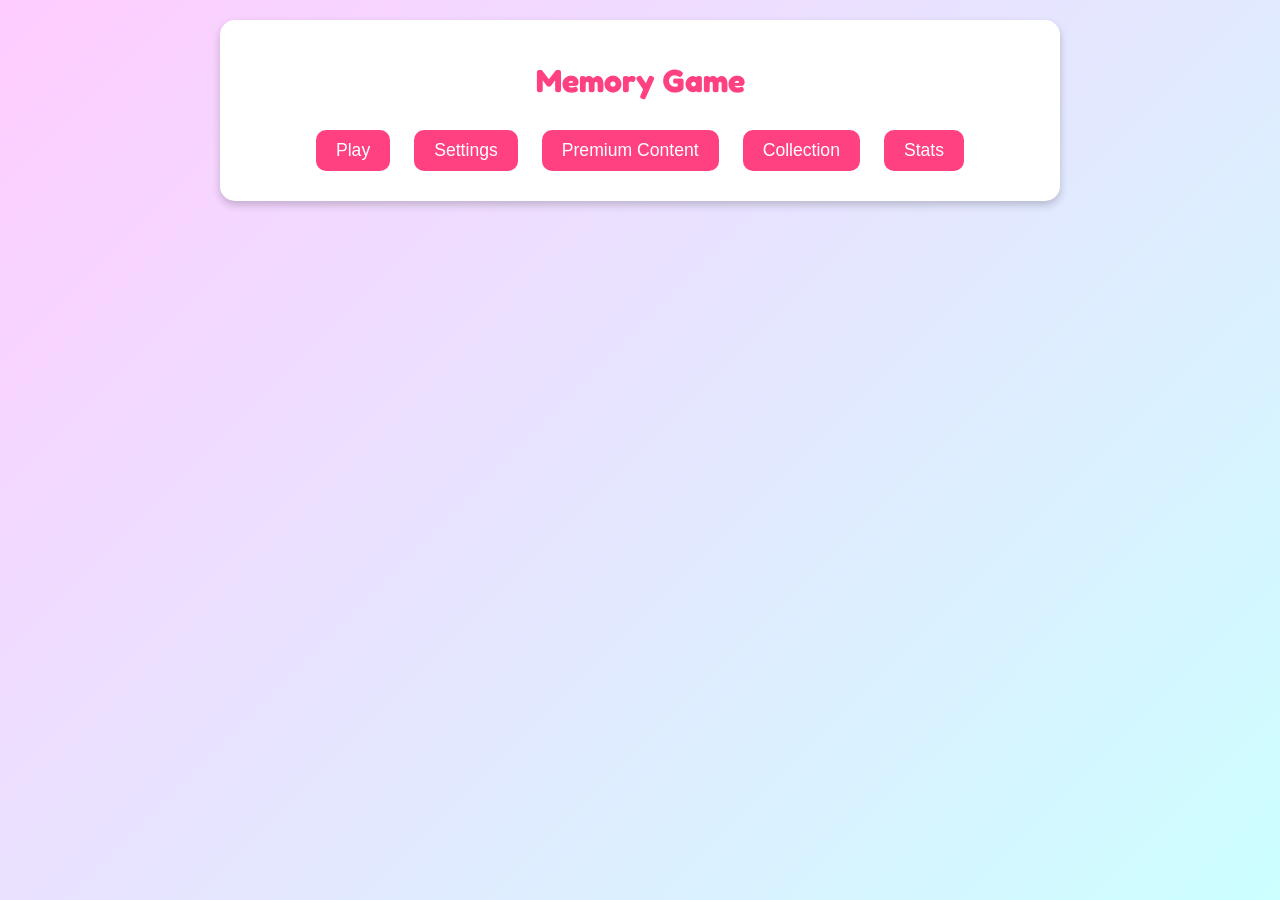
<file: index.html>
<!DOCTYPE html>
<html lang="en">
<head>
  <meta charset="UTF-8">
  <title>Memory Game</title>
  <link href="https://fonts.googleapis.com/css2?family=Fredoka+One&display=swap" rel="stylesheet">
  <style>
    /* Global Styles */
    body {
      font-family: 'Fredoka One', cursive;
      background: linear-gradient(135deg, #ffccff, #ccffff);
      margin: 0;
      padding: 0;
      color: #333;
      display: flex;
      flex-direction: column;
      align-items: center;
      min-height: 100vh;
    }
    .screen {
      display: none;
      padding: 20px;
      text-align: center;
      width: 90%;
      max-width: 800px;
      margin: 20px auto;
      background: #fff;
      border-radius: 15px;
      box-shadow: 0 4px 8px rgba(0,0,0,0.2);
    }
    .visible {
      display: block;
    }
    h1, h2 {
      color: #ff4081;
      margin-bottom: 20px;
    }
    button {
      margin: 10px;
      padding: 10px 20px;
      font-size: 1.1em;
      cursor: pointer;
      background: #ff4081;
      color: #fff;
      border: none;
      border-radius: 10px;
      transition: transform 0.2s, background 0.3s;
    }
    button:hover {
      background: #e03570;
      transform: scale(1.05);
    }
    #game-board {
      display: grid;
      gap: 10px;
      margin: 20px auto;
      max-width: 800px;
    }
    .card {
      background-color: #fff;
      border: 2px solid #ff4081;
      border-radius: 12px;
      perspective: 1000px;
      cursor: pointer;
      height: 200px;
      display: flex;
      align-items: center;
      justify-content: center;
      box-shadow: 0 2px 4px rgba(0,0,0,0.1);
      transition: transform 0.2s ease;
    }
    .card:active {
      transform: scale(0.98);
    }
    .card-inner {
      position: relative;
      width: 100%;
      height: 100%;
      text-align: center;
      /* Essential for 3D flip effects */
      transform-style: preserve-3d;
      transition: transform 0.8s cubic-bezier(0.68, -0.55, 0.27, 1.55);
    }
    /* When a card is flipped, rotate the inner element 180° */
    .card.flipped .card-inner {
      transform: rotateY(180deg);
    }
    .card-front, .card-back {
      position: absolute;
      width: 100%;
      height: 100%;
      backface-visibility: hidden;
      display: flex;
      align-items: center;
      justify-content: center;
      border-radius: 12px;
    }
    .card-front {
      background: #ff4081;
      color: #fff;
      font-size: 2em;
    }
    .card-back {
      background: #fff;
      color: #333;
      /* The back side is rotated so that it appears upright when the card is flipped */
      transform: rotateY(180deg);
      border: 2px solid #ff4081;
      font-size: 6em; /* Very large emoji display */
    }
    .matched {
      opacity: 0.6;
      pointer-events: none;
    }
    #score-board span {
      margin: 0 10px;
      font-size: 1.2em;
    }
    label {
      margin-right: 10px;
      font-size: 1.1em;
    }
  </style>
</head>
<body>
  <!-- Main Menu Screen -->
  <div id="main-menu" class="screen visible">
    <h1>Memory Game</h1>
    <button id="play-btn">Play</button>
    <button id="settings-btn">Settings</button>
    <button id="premium-btn">Premium Content</button>
    <button id="collection-btn">Collection</button>
    <button id="stats-btn">Stats</button>
  </div>

  <!-- Tutorial Screen -->
  <div id="tutorial-screen" class="screen">
    <h2>Tutorial</h2>
    <p>Welcome to the Memory Game! Tap on a card to reveal its image. Try to find its matching pair. If you match the cards successfully they will remain open, otherwise they will flip back. Your performance is tracked by mistakes, combo streaks and speed. Have fun!</p>
    <button id="start-tutorial">Start Tutorial</button>
    <button id="skip-tutorial">Skip Tutorial</button>
  </div>

  <!-- Game Screen -->
  <div id="game-screen" class="screen">
    <h2 id="level-title">Level 1</h2>
    <div id="score-board">
      <span id="mistakes">Mistakes: 0</span>
      <span id="combo">Combo: 0</span>
      <span id="timer">Time: 0</span>
    </div>
    <div id="game-board"></div>
    <button id="next-level-btn" style="display: none;">Next Level</button>
  </div>

  <!-- Settings Screen -->
  <div id="settings-screen" class="screen">
    <h2>Settings</h2>
    <div>
      <label for="music-toggle">Music</label>
      <input type="checkbox" id="music-toggle" checked>
    </div>
    <div>
      <label for="sound-toggle">Sound Effects</label>
      <input type="checkbox" id="sound-toggle" checked>
    </div>
    <div>
      <label for="haptics-toggle">Haptics</label>
      <input type="checkbox" id="haptics-toggle" checked>
    </div>
    <div>
      <label for="language-select">Language</label>
      <select id="language-select">
        <option value="en">English</option>
        <option value="tr">Turkish</option>
        <option value="de">German</option>
        <option value="es">Spanish</option>
      </select>
    </div>
    <button id="back-from-settings">Back</button>
  </div>

  <!-- Stats Screen -->
  <div id="stats-screen" class="screen">
    <h2>Stats</h2>
    <p>Successful Matches: <span id="matches-count">0</span></p>
    <p>Mistakes: <span id="mistakes-count">0</span></p>
    <p>Success Rate: <span id="success-rate">0%</span></p>
    <p>Current Streak: <span id="current-streak">0</span></p>
    <button id="back-from-stats">Back</button>
  </div>

  <script>
    /*
      JavaScript game logic
      Handles the main menu navigation, tutorial and game play mechanics,
      including card flipping with improved animations, match checking, level progression and scoring.
    */
    
    // Global game state variables
    let currentLevel = 1;
    let mistakes = 0;
    let matches = 0;
    let combo = 0;
    let timerInterval;
    let startTime;

    // Define themes with example icons (these can be replaced by images if desired)
    const themes = {
      "Funny Animals": ['🐶','🐱','🐭','🐹','🐰','🦊','🐻','🐼'],
      "Planets": ['🌍','🌕','☄️','🪐','⭐','🌟','🌠','🔥'],
      "Dinosaurs": ['🦕','🦖','🦕','🦖','🦕','🦖','🦕','🦖']
    };
    let currentTheme = "Funny Animals";

    // Utility function to shuffle an array (Fisher–Yates shuffle)
    function shuffle(array) {
      for (let i = array.length - 1; i > 0; i--) {
        const j = Math.floor(Math.random() * (i + 1));
        [array[i], array[j]] = [array[j], array[i]];
      }
      return array;
    }

    // Function to show a given screen and hide others
    function showScreen(screenId) {
      const screens = document.querySelectorAll('.screen');
      screens.forEach(screen => {
        if (screen.id === screenId) {
          screen.classList.add('visible');
        } else {
          screen.classList.remove('visible');
        }
      });
    }

    // Main Menu button event listeners
    document.getElementById('play-btn').addEventListener('click', () => {
      // Reset level and game state; start with tutorial for level 1
      currentLevel = 1;
      mistakes = 0;
      matches = 0;
      combo = 0;
      document.getElementById('level-title').textContent = "Level " + currentLevel;
      showScreen('tutorial-screen');
    });

    document.getElementById('settings-btn').addEventListener('click', () => {
      showScreen('settings-screen');
    });

    document.getElementById('stats-btn').addEventListener('click', () => {
      updateStatsScreen();
      showScreen('stats-screen');
    });

    document.getElementById('premium-btn').addEventListener('click', () => {
      alert('Premium Content Coming Soon!');
    });

    document.getElementById('collection-btn').addEventListener('click', () => {
      alert('Collection Feature Coming Soon!');
    });

    // Tutorial screen event listeners
    document.getElementById('start-tutorial').addEventListener('click', () => {
      startGame(true);
    });

    document.getElementById('skip-tutorial').addEventListener('click', () => {
      startGame(false);
    });

    // Settings screen back button
    document.getElementById('back-from-settings').addEventListener('click', () => {
      showScreen('main-menu');
    });

    // Stats screen back button
    document.getElementById('back-from-stats').addEventListener('click', () => {
      showScreen('main-menu');
    });

    // Game screen – next level button
    document.getElementById('next-level-btn').addEventListener('click', () => {
      currentLevel++;
      document.getElementById('level-title').textContent = "Level " + currentLevel;
      document.getElementById('next-level-btn').style.display = 'none';
      startGame(false);
    });

    // Game play variables
    let flippedCards = [];
    let cardValues = [];
    let boardLocked = false;

    // Function to start (or restart) a game level
    function startGame(isTutorial) {
      showScreen('game-screen');
      // Determine number of cards based on level progression.
      // For Level 1 (tutorial), we use 8 cards (2 x 4 grid).
      let numCards;
      if (currentLevel === 1) {
        numCards = 8;
      } else {
        // Increase the number of cards with each level (up to 28 cards).
        numCards = Math.min(8 + (currentLevel - 1) * 2, 28);
        if (numCards % 2 !== 0) numCards++; // Ensure an even number of cards
      }
      
      // Prepare deck: choose needed pairs from the current theme.
      const themeIcons = themes[currentTheme];
      const neededPairs = numCards / 2;
      let pairs = [];
      for (let i = 0; i < neededPairs; i++) {
        pairs.push(themeIcons[i % themeIcons.length]);
      }
      // Duplicate the pairs and shuffle the full deck.
      cardValues = shuffle([...pairs, ...pairs]);

      // Build the game board.
      const board = document.getElementById('game-board');
      board.innerHTML = '';

      // Calculate grid dimensions – using a simple heuristic.
      const columns = Math.floor(Math.sqrt(numCards));
      board.style.gridTemplateColumns = `repeat(${columns}, 1fr)`;

      cardValues.forEach((value, index) => {
        const card = document.createElement('div');
        card.classList.add('card');
        card.dataset.value = value;
        card.dataset.index = index;
        card.innerHTML = `
          <div class="card-inner">
            <div class="card-front">?</div>
            <div class="card-back">${value}</div>
          </div>
        `;
        card.addEventListener('click', handleCardClick);
        board.appendChild(card);
      });

      // Reset level variables and interface elements.
      flippedCards = [];
      boardLocked = false;
      mistakes = 0;
      matches = 0;
      combo = 0;
      updateScoreBoard();
      startTimer();
    }

    // Handle card click events.
    function handleCardClick(event) {
      if (boardLocked) return;
      const card = event.currentTarget;
      if (card.classList.contains('flipped')) return;
      
      flipCard(card);
      flippedCards.push(card);
      
      if (flippedCards.length === 2) {
        boardLocked = true;
        checkForMatch();
      }
    }

    // Flip a card by adding the 'flipped' class.
    function flipCard(card) {
      card.classList.add('flipped');
      // Optional: provide haptic feedback if enabled.
      if (navigator.vibrate && document.getElementById('haptics-toggle').checked) {
        navigator.vibrate(50);
      }
    }

    // Unflip a card.
    function unflipCard(card) {
      card.classList.remove('flipped');
    }

    // Check if the two flipped cards are a match.
    function checkForMatch() {
      const [card1, card2] = flippedCards;
      if (card1.dataset.value === card2.dataset.value) {
        // Successful match.
        matches++;
        combo++;
        card1.classList.add('matched');
        card2.classList.add('matched');
        card1.removeEventListener('click', handleCardClick);
        card2.removeEventListener('click', handleCardClick);
        if (navigator.vibrate && document.getElementById('haptics-toggle').checked) {
          navigator.vibrate([20, 50, 20]);
        }
        flippedCards = [];
        boardLocked = false;
        updateScoreBoard();
        checkWinCondition();
      } else {
        // Mismatch: record a mistake and reset the combo.
        mistakes++;
        combo = 0;
        updateScoreBoard();
        if (navigator.vibrate && document.getElementById('haptics-toggle').checked) {
          navigator.vibrate(100);
        }
        setTimeout(() => {
          unflipCard(card1);
          unflipCard(card2);
          flippedCards = [];
          boardLocked = false;
        }, 1000);
      }
    }

    // Check if the win condition (all pairs matched) has been met.
    function checkWinCondition() {
      const totalPairs = cardValues.length / 2;
      if (matches === totalPairs) {
        clearInterval(timerInterval);
        setTimeout(() => {
          alert('Congratulations! You have completed the level.');
          document.getElementById('next-level-btn').style.display = 'inline-block';
        }, 500);
      }
    }

    // Update the score board display.
    function updateScoreBoard() {
      document.getElementById('mistakes').textContent = 'Mistakes: ' + mistakes;
      document.getElementById('combo').textContent = 'Combo: ' + combo;
    }

    // Start or restart the level timer.
    function startTimer() {
      startTime = Date.now();
      document.getElementById('timer').textContent = 'Time: 0';
      if (timerInterval) clearInterval(timerInterval);
      timerInterval = setInterval(() => {
        const elapsed = Math.floor((Date.now() - startTime) / 1000);
        document.getElementById('timer').textContent = 'Time: ' + elapsed;
      }, 1000);
    }

    // Update the stats screen with current performance data.
    function updateStatsScreen() {
      document.getElementById('matches-count').textContent = matches;
      document.getElementById('mistakes-count').textContent = mistakes;
      let totalAttempts = matches + mistakes;
      let successRate = totalAttempts ? (matches / totalAttempts) * 100 : 0;
      document.getElementById('success-rate').textContent = Math.round(successRate) + '%';
      document.getElementById('current-streak').textContent = combo;
    }
  </script>
</body>
</html>
</file>
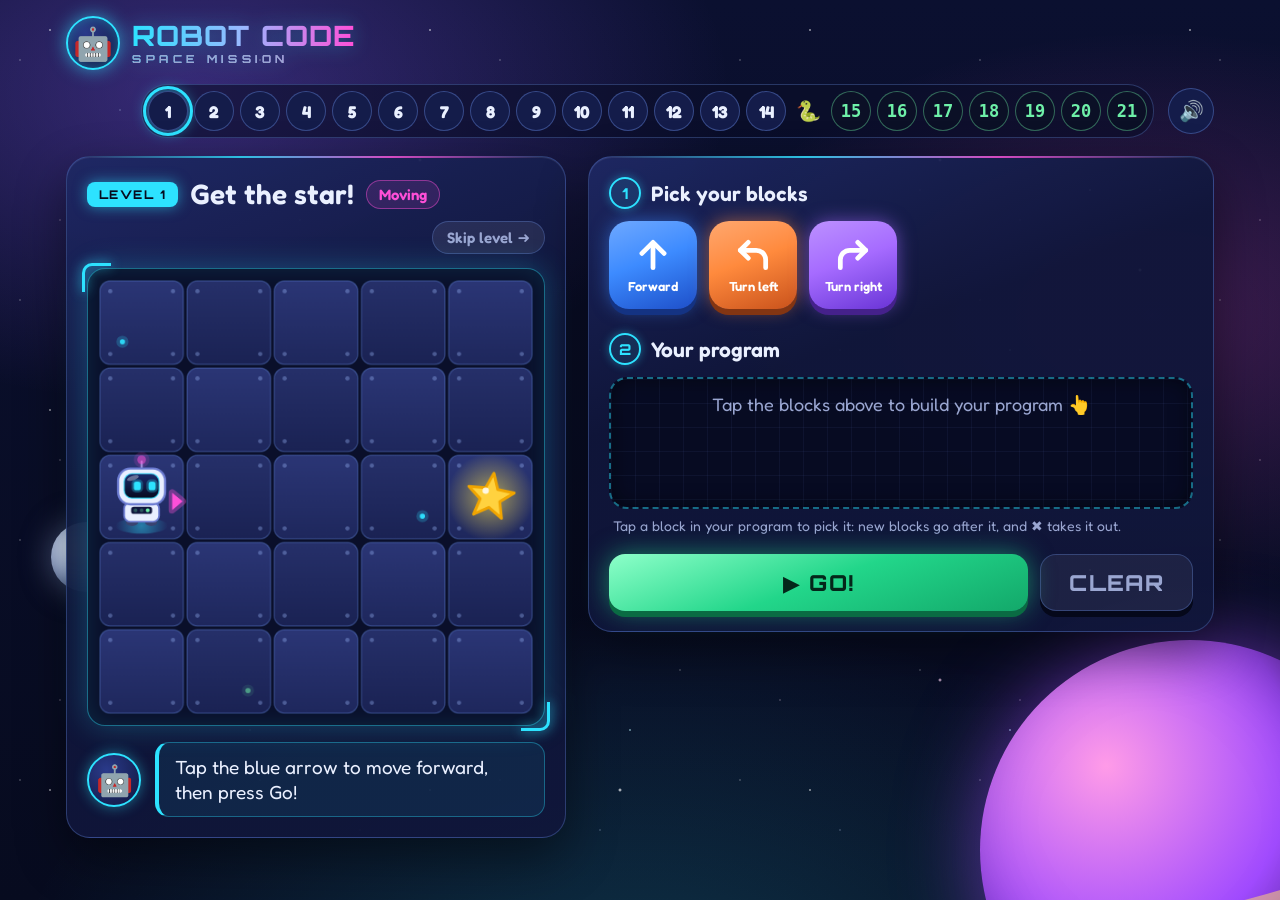
<file: CodingGame/index.html>
<!doctype html>
<html lang="en">
<head>
  <meta charset="utf-8">
  <meta name="viewport" content="width=device-width, initial-scale=1">
  <title>Robot Code</title>
  <link rel="preconnect" href="https://fonts.googleapis.com">
  <link rel="preconnect" href="https://fonts.gstatic.com" crossorigin>
  <link href="https://fonts.googleapis.com/css2?family=Fredoka:wght@400;500;600;700&family=Orbitron:wght@600;800&display=swap" rel="stylesheet">
  <link rel="stylesheet" href="style.css">
</head>
<body>
  <div class="sky" aria-hidden="true">
    <div class="stars s1"></div>
    <div class="stars s2"></div>
    <div class="stars s3"></div>
    <div class="comet"></div>
    <div class="moon"></div>
    <div class="planet"></div>
  </div>

  <div class="app">
    <header class="topbar">
      <div class="logo"><span class="logo-badge">🤖</span><span class="logo-text">Robot Code<small>Space Mission</small></span></div>
      <nav id="levels" class="levels" aria-label="Levels"></nav>
      <button id="sound" class="icon-btn" aria-label="Sound on or off">🔊</button>
    </header>

    <main class="game">
      <section class="card stage">
        <div class="stage-head">
          <span id="level-tag" class="level-tag"></span>
          <h1 id="level-title"></h1>
          <span id="level-concept" class="concept-tag"></span>
          <button id="skip" class="skip-btn">Skip level ➜</button>
        </div>
        <div class="board-wrap">
          <canvas id="board"></canvas>
        </div>
        <div id="tests" class="tests" hidden></div>
        <div id="bubble" class="bubble">
          <div class="avatar">🤖</div>
          <div id="status" class="text"></div>
        </div>
      </section>

      <section class="card workshop">
        <div id="blocks-ui">
          <h2 class="step"><span class="num">1</span>Pick your blocks</h2>
          <div id="palette" class="palette"></div>

          <h2 class="step"><span class="num">2</span>Your program <span id="count" class="count"></span></h2>
          <div id="program" class="program"></div>
          <p class="hint">Tap a block in your program to pick it: new blocks go after it, and ✖ takes it out.</p>

          <div id="fn-wrap" hidden>
            <h2 class="step"><span class="num fn-num">✨</span>My block <small>a new move you make yourself</small></h2>
            <div id="fn" class="program fn"></div>
          </div>

          <div id="code-view-wrap" hidden>
            <h2 class="step"><span class="num code-num">🐍</span>Your program as code <small>this is Python!</small></h2>
            <pre id="code-view" class="code-view"></pre>
          </div>
        </div>

        <div id="code-ui" hidden>
          <h2 class="step"><span class="num code-num">🐍</span>Type your code <span id="line-count" class="count"></span></h2>
          <div id="snippets" class="snippets"></div>
          <div class="editor">
            <div id="gutter" class="gutter" aria-hidden="true"></div>
            <div class="editor-stack">
              <pre id="code-layer" class="code-layer" aria-hidden="true"></pre>
              <textarea id="code" class="code-input" spellcheck="false" wrap="off" autocapitalize="off" autocomplete="off" aria-label="Your code"></textarea>
            </div>
          </div>
          <p class="hint">Tap a command above to add it, or type it yourself. Lines under a <code>:</code> are pushed in with 4 spaces.</p>
        </div>

        <div class="controls">
          <button id="run" class="btn btn-go">▶ Go!</button>
          <button id="clear" class="btn btn-clear">Clear</button>
        </div>
      </section>
    </main>
  </div>

  <div id="win" class="overlay" hidden>
    <div class="win-card" role="dialog" aria-modal="true" aria-labelledby="win-title">
      <svg class="win-star" viewBox="0 0 100 100" aria-hidden="true">
        <polygon points="50,6 62,36 95,38 69,59 78,92 50,74 22,92 31,59 5,38 38,36" />
      </svg>
      <h2 id="win-title"></h2>
      <p id="win-text"></p>
      <div class="win-buttons">
        <button id="next" class="btn btn-go">Next level ➜</button>
        <button id="replay" class="btn btn-clear">Play again</button>
      </div>
    </div>
  </div>

  <div id="intro" class="overlay" hidden>
    <div class="win-card intro-card" role="dialog" aria-modal="true" aria-labelledby="intro-title">
      <span class="new-badge">New block!</span>
      <div id="intro-block" class="intro-block"></div>
      <h2 id="intro-title"></h2>
      <p id="intro-text"></p>
      <button id="intro-go" class="btn btn-go">Let's go!</button>
    </div>
  </div>

  <script src="game.js"></script>
</body>
</html>
</file>
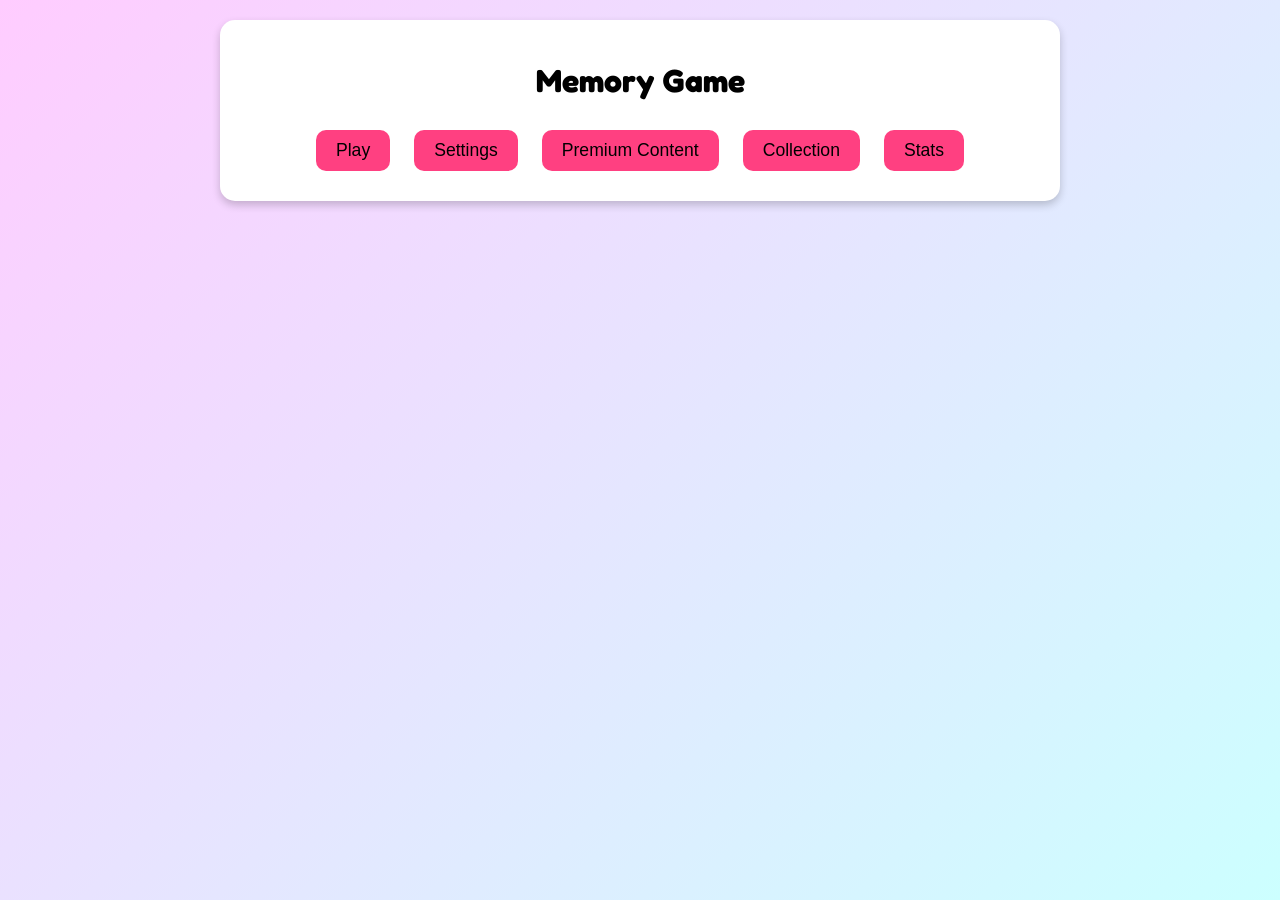
<file: memory-game.html>
<!DOCTYPE html>
<html lang="en">
<head>
  <meta charset="UTF-8">
  <title>Memory Game</title>
  <link href="https://fonts.googleapis.com/css2?family=Fredoka+One&display=swap" rel="stylesheet">
  <style>
    /* Global Styles */
    body {
      font-family: 'Fredoka One', cursive;
      background: linear-gradient(135deg, #ffccff, #ccffff);
      margin: 0;
      padding: 0;
      colour: #333;
      display: flex;
      flex-direction: column;
      align-items: center;
      min-height: 100vh;
    }
    .screen {
      display: none;
      padding: 20px;
      text-align: center;
      width: 90%;
      max-width: 800px;
      margin: 20px auto;
      background: #fff;
      border-radius: 15px;
      box-shadow: 0 4px 8px rgba(0,0,0,0.2);
    }
    .visible {
      display: block;
    }
    h1, h2 {
      colour: #ff4081;
      margin-bottom: 20px;
    }
    button {
      margin: 10px;
      padding: 10px 20px;
      font-size: 1.1em;
      cursor: pointer;
      background: #ff4081;
      colour: #fff;
      border: none;
      border-radius: 10px;
      transition: transform 0.2s, background 0.3s;
    }
    button:hover {
      background: #e03570;
      transform: scale(1.05);
    }
    #game-board {
      display: grid;
      gap: 10px;
      margin: 20px auto;
      max-width: 600px;
    }
    .card {
      background-colour: #fff;
      border: 2px solid #ff4081;
      border-radius: 12px;
      perspective: 1000px;
      cursor: pointer;
      height: 100px;
      display: flex;
      align-items: center;
      justify-content: center;
      box-shadow: 0 2px 4px rgba(0,0,0,0.1);
    }
    .card-inner {
      position: relative;
      width: 100%;
      height: 100%;
      text-align: center;
      transition: transform 0.6s;
      transform-style: preserve-3d;
    }
    .card.flipped .card-inner {
      transform: rotateY(180deg);
    }
    .card-front, .card-back {
      position: absolute;
      width: 100%;
      height: 100%;
      backface-visibility: hidden;
      display: flex;
      align-items: center;
      justify-content: center;
      font-size: 2em;
      border-radius: 12px;
    }
    .card-front {
      background: #ff4081;
      colour: #fff;
    }
    .card-back {
      background: #fff;
      colour: #333;
      transform: rotateY(180deg);
      border: 2px solid #ff4081;
    }
    .matched {
      opacity: 0.6;
      pointer-events: none;
    }
    #score-board span {
      margin: 0 10px;
      font-size: 1.2em;
    }
    label {
      margin-right: 10px;
      font-size: 1.1em;
    }
    /* Additional playful animations */
    @keyframes bounce {
      0%, 20%, 50%, 80%, 100% { transform: translateY(0); }
      40% { transform: translateY(-10px); }
      60% { transform: translateY(-5px); }
    }
    .card.flipped .card-inner {
      animation: bounce 0.6s;
    }
  </style>
</head>
<body>

  <!-- Main Menu Screen -->
  <div id="main-menu" class="screen visible">
    <h1>Memory Game</h1>
    <button id="play-btn">Play</button>
    <button id="settings-btn">Settings</button>
    <button id="premium-btn">Premium Content</button>
    <button id="collection-btn">Collection</button>
    <button id="stats-btn">Stats</button>
  </div>

  <!-- Tutorial Screen -->
  <div id="tutorial-screen" class="screen">
    <h2>Tutorial</h2>
    <p>Welcome to the Memory Game! Tap on a card to reveal its image. Try to find its matching pair. If you match the cards successfully they will remain open, otherwise they will flip back. Your performance is tracked by mistakes, combo streaks and speed. Have fun!</p>
    <button id="start-tutorial">Start Tutorial</button>
    <button id="skip-tutorial">Skip Tutorial</button>
  </div>

  <!-- Game Screen -->
  <div id="game-screen" class="screen">
    <h2 id="level-title">Level 1</h2>
    <div id="score-board">
      <span id="mistakes">Mistakes: 0</span>
      <span id="combo">Combo: 0</span>
      <span id="timer">Time: 0</span>
    </div>
    <div id="game-board"></div>
    <button id="next-level-btn" style="display: none;">Next Level</button>
  </div>

  <!-- Settings Screen -->
  <div id="settings-screen" class="screen">
    <h2>Settings</h2>
    <div>
      <label for="music-toggle">Music</label>
      <input type="checkbox" id="music-toggle" checked>
    </div>
    <div>
      <label for="sound-toggle">Sound Effects</label>
      <input type="checkbox" id="sound-toggle" checked>
    </div>
    <div>
      <label for="haptics-toggle">Haptics</label>
      <input type="checkbox" id="haptics-toggle" checked>
    </div>
    <div>
      <label for="language-select">Language</label>
      <select id="language-select">
        <option value="en">English</option>
        <option value="tr">Turkish</option>
        <option value="de">German</option>
        <option value="es">Spanish</option>
      </select>
    </div>
    <button id="back-from-settings">Back</button>
  </div>

  <!-- Stats Screen -->
  <div id="stats-screen" class="screen">
    <h2>Stats</h2>
    <p>Successful Matches: <span id="matches-count">0</span></p>
    <p>Mistakes: <span id="mistakes-count">0</span></p>
    <p>Success Rate: <span id="success-rate">0%</span></p>
    <p>Current Streak: <span id="current-streak">0</span></p>
    <button id="back-from-stats">Back</button>
  </div>

  <script>
    /* 
      JavaScript game logic 
      This script handles the main menu navigation, tutorial and game play mechanics,
      including card flipping, match checking, level progression and scoring.
    */
    
    // Global game state variables
    let currentLevel = 1;
    let mistakes = 0;
    let matches = 0;
    let combo = 0;
    let timerInterval;
    let startTime;

    // Define themes with example icons (these can be replaced by images if desired)
    const themes = {
      "Funny Animals": ['🐶','🐱','🐭','🐹','🐰','🦊','🐻','🐼'],
      "Planets": ['🌍','🌕','☄️','🪐','⭐','🌟','🌠','🔥'],
      "Dinosaurs": ['🦕','🦖','🦕','🦖','🦕','🦖','🦕','🦖']
    };
    let currentTheme = "Funny Animals";

    // Utility function to shuffle an array (Fisher–Yates shuffle)
    function shuffle(array) {
      for (let i = array.length - 1; i > 0; i--) {
        const j = Math.floor(Math.random() * (i + 1));
        [array[i], array[j]] = [array[j], array[i]];
      }
      return array;
    }

    // Function to show a given screen and hide others
    function showScreen(screenId) {
      const screens = document.querySelectorAll('.screen');
      screens.forEach(screen => {
        if (screen.id === screenId) {
          screen.classList.add('visible');
        } else {
          screen.classList.remove('visible');
        }
      });
    }

    // Main Menu button event listeners
    document.getElementById('play-btn').addEventListener('click', () => {
      // Reset level and game state; start with tutorial for level 1
      currentLevel = 1;
      mistakes = 0;
      matches = 0;
      combo = 0;
      document.getElementById('level-title').textContent = "Level " + currentLevel;
      showScreen('tutorial-screen');
    });

    document.getElementById('settings-btn').addEventListener('click', () => {
      showScreen('settings-screen');
    });

    document.getElementById('stats-btn').addEventListener('click', () => {
      updateStatsScreen();
      showScreen('stats-screen');
    });

    document.getElementById('premium-btn').addEventListener('click', () => {
      alert('Premium Content Coming Soon!');
    });

    document.getElementById('collection-btn').addEventListener('click', () => {
      alert('Collection Feature Coming Soon!');
    });

    // Tutorial screen event listeners
    document.getElementById('start-tutorial').addEventListener('click', () => {
      startGame(true);
    });

    document.getElementById('skip-tutorial').addEventListener('click', () => {
      startGame(false);
    });

    // Settings screen back button
    document.getElementById('back-from-settings').addEventListener('click', () => {
      showScreen('main-menu');
    });

    // Stats screen back button
    document.getElementById('back-from-stats').addEventListener('click', () => {
      showScreen('main-menu');
    });

    // Game screen – next level button
    document.getElementById('next-level-btn').addEventListener('click', () => {
      currentLevel++;
      document.getElementById('level-title').textContent = "Level " + currentLevel;
      document.getElementById('next-level-btn').style.display = 'none';
      startGame(false);
    });

    // Game play variables
    let flippedCards = [];
    let cardValues = [];
    let boardLocked = false;

    // Function to start (or restart) a game level
    function startGame(isTutorial) {
      showScreen('game-screen');
      // Determine number of cards based on level progression.
      // For Level 1 (tutorial), we use 8 cards (2 x 4 grid).
      let numCards;
      if (currentLevel === 1) {
        numCards = 8;
      } else {
        // Increase the number of cards with each level (up to 28 cards).
        numCards = Math.min(8 + (currentLevel - 1) * 2, 28);
        if (numCards % 2 !== 0) numCards++; // Ensure an even number of cards
      }
      
      // Prepare deck: choose needed pairs from the current theme.
      const themeIcons = themes[currentTheme];
      const neededPairs = numCards / 2;
      let pairs = [];
      for (let i = 0; i < neededPairs; i++) {
        pairs.push(themeIcons[i % themeIcons.length]);
      }
      // Duplicate the pairs and shuffle the full deck.
      cardValues = shuffle([...pairs, ...pairs]);

      // Build the game board.
      const board = document.getElementById('game-board');
      board.innerHTML = '';

      // Calculate grid dimensions – using a simple heuristic.
      const columns = Math.floor(Math.sqrt(numCards));
      const rows = Math.ceil(numCards / columns);
      board.style.gridTemplateColumns = `repeat(${columns}, 1fr)`;

      cardValues.forEach((value, index) => {
        const card = document.createElement('div');
        card.classList.add('card');
        card.dataset.value = value;
        card.dataset.index = index;
        card.innerHTML = `
          <div class="card-inner">
            <div class="card-front">?</div>
            <div class="card-back">${value}</div>
          </div>
        `;
        card.addEventListener('click', handleCardClick);
        board.appendChild(card);
      });

      // Reset level variables and interface elements.
      flippedCards = [];
      boardLocked = false;
      mistakes = 0;
      matches = 0;
      combo = 0;
      updateScoreBoard();
      startTimer();
    }

    // Handle card click events.
    function handleCardClick(event) {
      if (boardLocked) return;
      const card = event.currentTarget;
      if (card.classList.contains('flipped')) return;
      
      flipCard(card);
      flippedCards.push(card);
      
      if (flippedCards.length === 2) {
        boardLocked = true;
        checkForMatch();
      }
    }

    // Flip a card by adding the 'flipped' class.
    function flipCard(card) {
      card.classList.add('flipped');
      // Optional: provide haptic feedback if enabled.
      if (navigator.vibrate && document.getElementById('haptics-toggle').checked) {
        navigator.vibrate(50);
      }
    }

    // Unflip a card.
    function unflipCard(card) {
      card.classList.remove('flipped');
    }

    // Check if the two flipped cards are a match.
    function checkForMatch() {
      const [card1, card2] = flippedCards;
      if (card1.dataset.value === card2.dataset.value) {
        // Successful match.
        matches++;
        combo++;
        card1.classList.add('matched');
        card2.classList.add('matched');
        card1.removeEventListener('click', handleCardClick);
        card2.removeEventListener('click', handleCardClick);
        if (navigator.vibrate && document.getElementById('haptics-toggle').checked) {
          navigator.vibrate([20, 50, 20]);
        }
        flippedCards = [];
        boardLocked = false;
        updateScoreBoard();
        checkWinCondition();
      } else {
        // Mismatch: record a mistake and reset the combo.
        mistakes++;
        combo = 0;
        updateScoreBoard();
        if (navigator.vibrate && document.getElementById('haptics-toggle').checked) {
          navigator.vibrate(100);
        }
        setTimeout(() => {
          unflipCard(card1);
          unflipCard(card2);
          flippedCards = [];
          boardLocked = false;
        }, 1000);
      }
    }

    // Check if the win condition (all pairs matched) has been met.
    function checkWinCondition() {
      const totalPairs = cardValues.length / 2;
      if (matches === totalPairs) {
        clearInterval(timerInterval);
        setTimeout(() => {
          alert('Congratulations! You have completed the level.');
          document.getElementById('next-level-btn').style.display = 'inline-block';
        }, 500);
      }
    }

    // Update the score board display.
    function updateScoreBoard() {
      document.getElementById('mistakes').textContent = 'Mistakes: ' + mistakes;
      document.getElementById('combo').textContent = 'Combo: ' + combo;
    }

    // Start or restart the level timer.
    function startTimer() {
      startTime = Date.now();
      document.getElementById('timer').textContent = 'Time: 0';
      if (timerInterval) clearInterval(timerInterval);
      timerInterval = setInterval(() => {
        const elapsed = Math.floor((Date.now() - startTime) / 1000);
        document.getElementById('timer').textContent = 'Time: ' + elapsed;
      }, 1000);
    }

    // Update the stats screen with current performance data.
    function updateStatsScreen() {
      document.getElementById('matches-count').textContent = matches;
      document.getElementById('mistakes-count').textContent = mistakes;
      let totalAttempts = matches + mistakes;
      let successRate = totalAttempts ? (matches / totalAttempts) * 100 : 0;
      document.getElementById('success-rate').textContent = Math.round(successRate) + '%';
      document.getElementById('current-streak').textContent = combo;
    }
  </script>
</body>
</html>
</file>
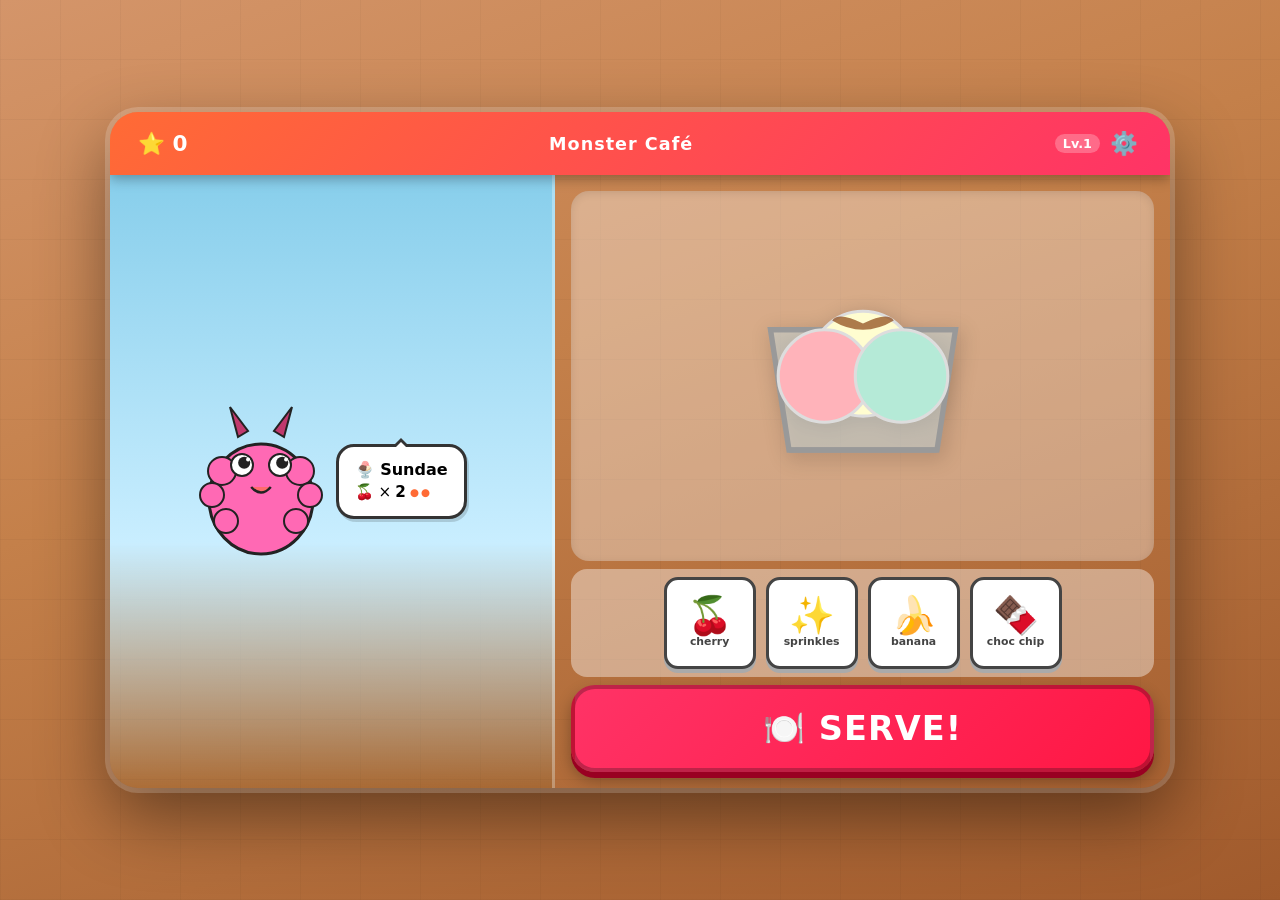
<file: monstercafe.html>
<!DOCTYPE html>
<html lang="en">
<head>
<meta charset="UTF-8">
<meta name="viewport" content="width=device-width, initial-scale=1, maximum-scale=1, user-scalable=no">
<title>Monster Café</title>
<style>
/* ─── BASE RESET ─── */
*{box-sizing:border-box;margin:0;padding:0;-webkit-tap-highlight-color:transparent;}

/* ─── BODY ─── */
body{
  font-family:system-ui,-apple-system,"Comic Sans MS",sans-serif;
  background:linear-gradient(180deg,#87CEEB 0%,#C9EEFF 55%,#6B4F0A 55%,#8B6914 56%,#5A3E08 100%);
  min-height:100vh;
  display:flex;
  justify-content:center;
  align-items:flex-start;
  overflow:hidden;
  user-select:none;
}

/* ─── GAME CONTAINER ─── */
#game{
  width:100%;
  max-width:520px;
  height:100vh;
  display:flex;
  flex-direction:column;
  position:relative;
}

/* ─── TOP BAR ─── */
#topbar{
  display:flex;
  align-items:center;
  justify-content:space-between;
  background:linear-gradient(135deg,#FF6B35,#FF3366);
  color:white;
  padding:10px 16px;
  border-radius:0 0 20px 20px;
  font-size:1.2rem;
  font-weight:900;
  flex-shrink:0;
  box-shadow:0 4px 12px rgba(0,0,0,0.3);
  z-index:10;
}
#topbar .title{font-size:1.1rem;letter-spacing:1px;}
#settings-btn{background:none;border:none;color:white;font-size:1.4rem;cursor:pointer;padding:4px;}
#level-badge{background:rgba(255,255,255,0.25);border-radius:10px;padding:2px 8px;font-size:0.8rem;font-weight:bold;}

/* ─── MONSTER AREA ─── */
#monster-area{
  flex:2;
  min-height:0;
  display:flex;
  align-items:center;
  justify-content:center;
  padding:8px 12px 4px;
  overflow:hidden;
}
.monster-wrapper{flex-shrink:0;}
.monster-wrapper svg{max-width:min(130px,36vw);height:auto;display:block;}

/* ─── SPEECH BUBBLE ─── */
.speech-bubble{
  background:white;
  border:3px solid #333;
  border-radius:18px;
  padding:10px 13px;
  position:relative;
  max-width:min(220px,56vw);
  font-size:clamp(0.75rem,2.5vw,0.9rem);
  box-shadow:2px 3px 0 rgba(0,0,0,0.15);
  flex-shrink:1;
  min-width:0;
}
/* Default tail: points left (monster on left of bubble) */
.speech-bubble::before{content:'';position:absolute;left:-16px;top:18px;border:8px solid transparent;border-right-color:#333;}
.speech-bubble::after {content:'';position:absolute;left:-10px;top:21px;border:5px solid transparent;border-right-color:white;}

.order-item{display:flex;align-items:center;gap:4px;margin-top:4px;font-size:clamp(0.7rem,2.2vw,0.85rem);line-height:1.3;}
.dots{color:#FF6B35;letter-spacing:2px;font-size:0.65rem;}
.order-food{font-weight:900;font-size:clamp(0.8rem,2.5vw,1rem);margin-bottom:3px;}
.speech-bubble.disgust-bubble{border-color:#FF3366;background:#FFF0F3;}
.order-item.error-item{color:#CC0000;font-weight:bold;}

/* ─── PREP AREA ─── */
#prep-area{
  flex:2.5;
  min-height:0;
  display:flex;
  align-items:center;
  justify-content:center;
  background:rgba(255,255,255,0.35);
  border-radius:20px;
  margin:4px 10px;
  box-shadow:inset 0 2px 8px rgba(0,0,0,0.1);
  overflow:hidden;
}
#prep-area svg{max-width:min(240px,70vw);max-height:min(240px,26vh);width:100%;height:auto;}

/* ─── TOPPING BINS ─── */
#bins{
  display:flex;
  flex-wrap:wrap;
  justify-content:center;
  gap:8px;
  padding:6px 8px;
  background:rgba(255,255,255,0.4);
  border-radius:16px;
  margin:0 10px;
  flex-shrink:0;
}
.bin{
  width:clamp(60px,16vw,72px);
  height:clamp(60px,16vw,72px);
  background:white;
  border-radius:14px;
  border:3px solid #444;
  display:flex;flex-direction:column;
  align-items:center;justify-content:center;
  cursor:pointer;
  position:relative;
  box-shadow:0 4px 0 #AAA;
  transition:transform 0.1s,box-shadow 0.1s;
  touch-action:manipulation;
}
.bin:active{transform:translateY(3px);box-shadow:0 1px 0 #AAA;}
.bin-emoji{font-size:clamp(1.4rem,5vw,1.8rem);line-height:1;}
.bin-label{font-size:clamp(0.5rem,1.8vw,0.62rem);font-weight:bold;color:#444;margin-top:1px;}
.bin-count{
  position:absolute;top:-8px;right:-8px;
  background:#FF3366;color:white;border-radius:50%;
  width:22px;height:22px;font-size:0.75rem;font-weight:900;
  display:flex;align-items:center;justify-content:center;
  border:2px solid white;pointer-events:none;
}
.bin-minus{
  position:absolute;bottom:-8px;right:-8px;
  background:#FF6B35;color:white;border-radius:50%;
  width:22px;height:22px;font-size:1.1rem;font-weight:900;
  display:flex;align-items:center;justify-content:center;
  border:2px solid white;cursor:pointer;line-height:1;padding-bottom:1px;
  box-shadow:0 2px 4px rgba(0,0,0,0.2);
}
.bin-active{background:#FFF9C4;border-color:#FF6B35;}

/* ─── SERVE BUTTON ─── */
#serve-btn{
  background:linear-gradient(135deg,#FF3366,#FF1744);
  color:white;border:none;
  border-radius:24px;
  font-size:clamp(1.4rem,5vw,1.8rem);
  font-weight:900;
  padding:clamp(12px,3vw,16px);
  margin:6px 10px 10px;
  cursor:pointer;
  border:4px solid rgba(0,0,0,0.25);
  font-family:inherit;
  letter-spacing:1px;
  box-shadow:0 6px 0 #990022,0 8px 16px rgba(0,0,0,0.3);
  transform:translateY(0);
  transition:transform 0.1s,box-shadow 0.1s;
  flex-shrink:0;
  touch-action:manipulation;
}
#serve-btn:active{transform:translateY(5px);box-shadow:0 1px 0 #990022,0 3px 8px rgba(0,0,0,0.2);}

/* ─── SLICE POPUP ─── */
#slice-popup{
  position:fixed;bottom:170px;left:50%;transform:translateX(-50%);
  background:white;border-radius:18px;border:3px solid #333;
  padding:12px 14px;display:flex;gap:10px;align-items:center;
  z-index:50;box-shadow:0 6px 24px rgba(0,0,0,0.25);
}
.slice-btn{
  width:50px;height:50px;border-radius:12px;border:2.5px solid #333;
  font-size:1.3rem;font-weight:900;cursor:pointer;font-family:inherit;
  background:#FFF9C4;transition:transform 0.1s,background 0.1s;
}
.slice-btn:active,.slice-btn.selected{background:#FFD700;transform:scale(0.95);}

/* ─── MODALS ─── */
.modal-overlay{
  display:none;position:fixed;top:0;left:0;width:100%;height:100%;
  background:rgba(0,0,0,0.55);z-index:100;
  align-items:center;justify-content:center;
}
.modal-box{
  background:white;border-radius:24px;padding:28px 24px;
  text-align:center;max-width:320px;width:90%;
  box-shadow:0 12px 40px rgba(0,0,0,0.3);
}
.modal-box h2{font-size:1.6rem;margin-bottom:16px;color:#333;}
.modal-btn{
  background:#FF6B35;color:white;border:none;
  border-radius:14px;padding:12px 28px;font-size:1.1rem;
  cursor:pointer;font-family:inherit;font-weight:bold;margin:6px;
  box-shadow:0 4px 0 #CC3300;
}
.modal-btn:active{transform:translateY(3px);box-shadow:0 1px 0 #CC3300;}
.modal-btn.red{background:#FF3366;box-shadow:0 4px 0 #990022;}
.modal-btn.red:active{box-shadow:0 1px 0 #990022;}

/* ─── CELEBRATION ─── */
#celebration{
  display:none;position:fixed;top:0;left:0;width:100%;height:100%;
  background:linear-gradient(135deg,#FFD700,#FF6B35);z-index:200;
  flex-direction:column;align-items:center;justify-content:center;
  text-align:center;padding:20px;
}
#celebration h1{font-size:clamp(1.8rem,6vw,2.5rem);color:white;text-shadow:2px 2px 0 rgba(0,0,0,0.2);margin-bottom:8px;}
#celeb-stars{font-size:clamp(2rem,8vw,3rem);margin:12px 0;}
#celeb-level{font-size:clamp(1rem,3.5vw,1.3rem);color:rgba(255,255,255,0.9);margin-bottom:24px;}

/* ─── ANIMATIONS ─── */
@keyframes monsterBounce{0%,100%{transform:translateY(0)}50%{transform:translateY(-7px)}}
@keyframes monsterChomp{0%,100%{transform:scaleY(1)}40%{transform:scaleY(0.92)}70%{transform:scaleY(1.04)}}
@keyframes monsterShake{0%,100%{transform:translateX(0)}25%{transform:translateX(-5px)}75%{transform:translateX(5px)}}
@keyframes popIn{0%{transform:scale(0.5);opacity:0}80%{transform:scale(1.1)}100%{transform:scale(1);opacity:1}}
@keyframes starSpin{0%{transform:rotate(0) scale(0)}100%{transform:rotate(720deg) scale(1)}}
.monster-bounce{animation:monsterBounce 1.3s ease-in-out infinite;}
.monster-happy{animation:monsterChomp 0.45s ease-in-out infinite;}
.monster-disgusted{animation:monsterShake 0.35s ease-in-out infinite;}
.pop-in{animation:popIn 0.3s ease-out;}
.star-burst{position:fixed;font-size:2.5rem;pointer-events:none;animation:starSpin 0.7s ease-out forwards;z-index:300;}
.cloud{position:fixed;background:white;border-radius:50px;opacity:0.7;pointer-events:none;}

/* ════════════════════════════════════════════════
   TABLET  ≥ 660px  (portrait tablet, landscape phone)
   Wider stacked layout — bigger elements, more breathing room
   ════════════════════════════════════════════════ */
@media (min-width:660px) and (max-width:899px){
  body{align-items:center;}
  #game{
    max-width:560px;
    height:min(100vh, 820px);
    border-radius:24px;
    overflow:hidden;
    box-shadow:0 0 0 4px rgba(255,255,255,0.2), 0 24px 60px rgba(0,0,0,0.4);
  }
  #topbar{border-radius:0;padding:13px 22px;font-size:1.25rem;}
  .monster-wrapper svg{max-width:155px;}
  .speech-bubble{max-width:min(260px,50vw);font-size:0.95rem;padding:12px 15px;}
  .order-item{font-size:0.9rem;}
  #prep-area svg{max-width:280px;max-height:280px;}
  .bin{width:78px;height:78px;}
  .bin-emoji{font-size:1.9rem;}
  .bin-label{font-size:0.65rem;}
  #serve-btn{font-size:1.9rem;padding:16px;}
}

/* ════════════════════════════════════════════════
   DESKTOP  ≥ 900px  — 2-column layout
   Monster scene on left, prep station on right
   ════════════════════════════════════════════════ */
@media (min-width:900px){
  body{
    /* Warm café-counter background */
    background:
      repeating-linear-gradient(90deg,rgba(0,0,0,0.03) 0,rgba(0,0,0,0.03) 1px,transparent 1px,transparent 60px),
      repeating-linear-gradient(0deg,rgba(0,0,0,0.03) 0,rgba(0,0,0,0.03) 1px,transparent 1px,transparent 60px),
      linear-gradient(160deg,#D4956A 0%,#C4804A 40%,#A05A2C 100%);
    align-items:center;
    overflow:auto;
    padding:20px;
  }

  /* Game panel: 2-column CSS grid */
  #game{
    max-width:960px;
    width:100%;
    height:auto;
    min-height:min(100vh - 40px, 640px);
    max-height:calc(100vh - 40px);
    border-radius:28px;
    overflow:hidden;
    box-shadow:0 0 0 5px rgba(255,255,255,0.18), 0 28px 70px rgba(0,0,0,0.45);

    display:grid;
    grid-template-columns:42% 58%;
    grid-template-rows:auto 1fr auto auto;
    grid-template-areas:
      "topbar  topbar"
      "monster prep"
      "monster bins"
      "monster serve";
  }

  /* Top bar spans full width */
  #topbar{
    grid-area:topbar;
    border-radius:0;
    padding:14px 28px;
    font-size:1.35rem;
  }

  /* Left column: monster scene */
  #monster-area{
    grid-area:monster;
    flex-direction:column;
    justify-content:center;
    align-items:center;
    gap:14px;
    padding:28px 20px;
    /* Sky gradient background for monster's world */
    background:linear-gradient(180deg,#87CEEB 0%,#C9EEFF 60%,rgba(107,79,10,0.15) 100%);
    border-right:3px solid rgba(255,255,255,0.3);
    overflow:visible;
  }

  /* Bigger monster on desktop */
  .monster-wrapper svg{max-width:200px;}

  /* Bubble tail points upward (monster is above bubble) */
  .speech-bubble{
    max-width:260px;
    font-size:0.98rem;
    padding:13px 16px;
  }
  .speech-bubble::before{
    left:50%;top:-17px;
    transform:translateX(-50%);
    border-right-color:transparent;
    border-bottom-color:#333;
  }
  .speech-bubble::after{
    left:50%;top:-10px;
    transform:translateX(-50%);
    border-right-color:transparent;
    border-bottom-color:white;
  }
  .order-item{font-size:0.95rem;}

  /* Right column: prep area */
  #prep-area{
    grid-area:prep;
    margin:16px 16px 8px;
    border-radius:18px;
    flex:none;
  }
  #prep-area svg{max-width:320px;max-height:320px;}

  /* Right column: bins */
  #bins{
    grid-area:bins;
    margin:0 16px;
    padding:8px 10px;
    gap:10px;
  }
  .bin{width:84px;height:84px;}
  .bin-emoji{font-size:2.1rem;}
  .bin-label{font-size:0.68rem;}
  .bin-count,.bin-minus{width:24px;height:24px;font-size:0.8rem;}

  /* Right column: serve button */
  #serve-btn{
    grid-area:serve;
    margin:8px 16px 16px;
    font-size:1.9rem;
    padding:18px 24px;
  }

  /* Slice popup — position relative to game panel not viewport */
  #slice-popup{bottom:auto;top:50%;transform:translate(-50%,-50%);left:75%;}
}

/* ════════════════════════════════════════════════
   LARGE DESKTOP  ≥ 1200px  — scale up further
   ════════════════════════════════════════════════ */
@media (min-width:1200px){
  #game{max-width:1060px;}
  .monster-wrapper svg{max-width:230px;}
  #prep-area svg{max-width:370px;max-height:370px;}
  .bin{width:92px;height:92px;}
  .bin-emoji{font-size:2.3rem;}
  .speech-bubble{max-width:290px;font-size:1.05rem;}
  #serve-btn{font-size:2.1rem;padding:20px 28px;}
}
</style>
</head>
<body>
<div id="game">
  <div id="topbar">
    <div>⭐ <span id="star-count">0</span></div>
    <div class="title">Monster Café</div>
    <div style="display:flex;align-items:center;gap:6px;">
      <span id="level-badge">Lv.1</span>
      <button id="settings-btn">⚙️</button>
    </div>
  </div>
  <div id="monster-area"></div>
  <div id="prep-area"></div>
  <div id="bins"></div>
  <button id="serve-btn" onclick="serveOrder()">🍽️ SERVE!</button>
</div>

<!-- Settings Modal -->
<div id="settings-modal" class="modal-overlay">
  <div class="modal-box">
    <h2>⚙️ Settings</h2>
    <div style="margin-bottom:14px;">
      <button class="modal-btn" id="sound-btn" onclick="toggleSound()">🔊 Sound: ON</button>
    </div>
    <div style="font-size:1rem;color:#666;margin-bottom:6px;">Level: <span id="level-display">1</span> of 6</div>
    <div style="font-size:0.85rem;color:#aaa;margin-bottom:16px;">Stars earned: <span id="stars-display">0</span></div>
    <button class="modal-btn red" onclick="closeSettings()">Close</button>
  </div>
</div>

<!-- Celebration Screen -->
<div id="celebration">
  <h1 id="celeb-text">You served 5 monsters!</h1>
  <div id="celeb-stars">⭐⭐⭐⭐⭐</div>
  <div id="celeb-level">Level 2 unlocked! 🎉</div>
  <button class="modal-btn" style="font-size:1.5rem;padding:16px 36px;margin-top:8px;" onclick="continuePlaying()">Keep going! →</button>
</div>

<script>
// ═══════════════════════════════════════════════════════════
//  GAME DATA
// ═══════════════════════════════════════════════════════════

const TOPPINGS = {
  mushroom:   { emoji:'🍄', name:'mushroom'  },
  pepper:     { emoji:'🫑', name:'pepper'    },
  olive:      { emoji:'🫒', name:'olive'     },
  pepperoni:  { emoji:'🍕', name:'pepperoni' },
  cherry:     { emoji:'🍒', name:'cherry'    },
  sprinkles:  { emoji:'✨', name:'sprinkles' },
  candle:     { emoji:'🕯️', name:'candle'    },
  chocchip:   { emoji:'🍫', name:'choc chip' },
  strawberry: { emoji:'🍓', name:'strawberry'},
  banana:     { emoji:'🍌', name:'banana'    },
};

const FOODS = {
  pizza:   { name:'Pizza',   emoji:'🍕', toppings:['mushroom','pepper','olive','pepperoni'], sliceable:true  },
  cupcake: { name:'Cupcake', emoji:'🧁', toppings:['cherry','sprinkles','candle','chocchip'], sliceable:false },
  cake:    { name:'Cake',    emoji:'🎂', toppings:['cherry','candle','strawberry','chocchip'], sliceable:true  },
  sundae:  { name:'Sundae',  emoji:'🍨', toppings:['cherry','sprinkles','banana','chocchip'],  sliceable:false },
};

const MONSTERS = [
  { name:'Blob',     color:'#9B59B6', dark:'#6C3483', type:'blob'      },
  { name:'Fluffy',   color:'#FF69B4', dark:'#C0396D', type:'fluffy'    },
  { name:'Spike',    color:'#2ECC71', dark:'#1A8A4A', type:'spike'     },
  { name:'Tentacle', color:'#3498DB', dark:'#1A5B8E', type:'tentacle'  },
  { name:'Snaggle',  color:'#E67E22', dark:'#9D5313', type:'snaggle'   },
];

// ═══════════════════════════════════════════════════════════
//  GAME STATE
// ═══════════════════════════════════════════════════════════

let G = {
  level: 1,
  stars: 0,
  soundOn: true,
  correctAtLevel: 0,
  monsterIdx: 0,
  order: null,
  plate: { food:null, slices:0, toppings:{}, positions:[] },
  phase: 'playing', // 'playing' | 'correct' | 'wrong' | 'celebrating'
  wrongErrors: [],
};

function loadSave() {
  try {
    const s = JSON.parse(localStorage.getItem('mc_save') || '{}');
    G.level   = Math.max(1, Math.min(6, s.level || 1));
    G.stars   = s.stars || 0;
    G.soundOn = s.soundOn !== undefined ? s.soundOn : true;
  } catch(e){}
}
function save() {
  localStorage.setItem('mc_save', JSON.stringify({ level:G.level, stars:G.stars, soundOn:G.soundOn }));
}

// ═══════════════════════════════════════════════════════════
//  ORDER GENERATION
// ═══════════════════════════════════════════════════════════

function rnd(min,max){ return Math.floor(Math.random()*(max-min+1))+min; }
function pick(arr){ return arr[Math.floor(Math.random()*arr.length)]; }

function generateOrder(level) {
  const needsSlice = level >= 3;
  const foodPool = needsSlice
    ? Object.keys(FOODS).filter(k=>FOODS[k].sliceable)
    : Object.keys(FOODS);
  const foodKey = pick(foodPool);
  const food = FOODS[foodKey];
  const order = { food:foodKey, slices:0, toppings:[] };

  if (level === 1) {
    order.toppings.push({ type:pick(food.toppings), count:rnd(1,3), perSlice:false });

  } else if (level === 2) {
    const ts = [...food.toppings].sort(()=>Math.random()-0.5);
    order.toppings.push({ type:ts[0], count:rnd(1,5), perSlice:false });
    order.toppings.push({ type:ts[1], count:rnd(1,4), perSlice:false });

  } else if (level === 3) {
    order.slices = pick([2,4]);
    if (Math.random() < 0.4) {
      order.toppings.push({ type:pick(food.toppings), count:rnd(1,3), perSlice:false });
    }

  } else if (level === 4) {
    order.slices = pick([2,4]);
    order.toppings.push({ type:pick(food.toppings), count:rnd(2,6), perSlice:false });

  } else if (level === 5) {
    order.slices = pick([2,4]);
    order.toppings.push({ type:pick(food.toppings), count:rnd(1,3), perSlice:true });

  } else { // 6
    order.slices = pick([2,4,6]);
    const ts2 = [...food.toppings].sort(()=>Math.random()-0.5);
    order.toppings.push({ type:ts2[0], count:rnd(1,2), perSlice:true  });
    order.toppings.push({ type:ts2[1], count:rnd(2,4), perSlice:false });
  }
  return order;
}

// ═══════════════════════════════════════════════════════════
//  MONSTER SVG
// ═══════════════════════════════════════════════════════════

function animClass(expr) {
  if (expr==='idle')      return 'monster-bounce';
  if (expr==='happy')     return 'monster-happy';
  if (expr==='disgusted') return 'monster-disgusted';
  return '';
}

function eye(expr, cx, cy, r=12) {
  if (expr==='disgusted') {
    const d=r*0.6;
    return `<line x1="${cx-d}" y1="${cy-d}" x2="${cx+d}" y2="${cy+d}" stroke="#222" stroke-width="3.5" stroke-linecap="round"/>
            <line x1="${cx+d}" y1="${cy-d}" x2="${cx-d}" y2="${cy+d}" stroke="#222" stroke-width="3.5" stroke-linecap="round"/>`;
  }
  if (expr==='happy') {
    return `<path d="M${cx-r} ${cy} Q${cx} ${cy-r*1.5} ${cx+r} ${cy}" fill="none" stroke="#222" stroke-width="3" stroke-linecap="round"/>`;
  }
  return `<circle cx="${cx}" cy="${cy}" r="${r}" fill="white" stroke="#222" stroke-width="2"/>
          <circle cx="${cx+r*0.2}" cy="${cy-r*0.2}" r="${r*0.55}" fill="#222"/>
          <circle cx="${cx+r*0.55}" cy="${cy-r*0.5}" r="${r*0.18}" fill="white"/>`;
}

function mouth(expr, cx, cy, w=16) {
  if (expr==='disgusted') {
    return `<path d="M${cx-w} ${cy+6} Q${cx} ${cy-4} ${cx+w} ${cy+6}" fill="none" stroke="#222" stroke-width="3" stroke-linecap="round"/>
            <ellipse cx="${cx}" cy="${cy+16}" rx="${w*0.7}" ry="${w*0.55}" fill="#FF6B6B"/>
            <ellipse cx="${cx}" cy="${cy+20}" rx="${w*0.55}" ry="${w*0.4}" fill="#FFB3B3"/>`;
  }
  if (expr==='happy') {
    return `<path d="M${cx-w} ${cy} Q${cx} ${cy+w*1.2} ${cx+w} ${cy}" fill="#FF6B6B" stroke="#222" stroke-width="2.5"/>`;
  }
  return `<path d="M${cx-w*0.7} ${cy} Q${cx} ${cy+w*0.8} ${cx+w*0.7} ${cy}" fill="#FF6B6B" stroke="#222" stroke-width="2.5"/>`;
}

function blobSVG(c,d,expr) {
  const ac=animClass(expr);
  return `<svg class="${ac}" width="130" height="155" viewBox="0 0 130 155">
    <ellipse cx="65" cy="90" rx="56" ry="60" fill="${c}" stroke="#222" stroke-width="3"/>
    <ellipse cx="16" cy="98" rx="13" ry="9" fill="${c}" stroke="#222" stroke-width="2" transform="rotate(-20,16,98)"/>
    <ellipse cx="114" cy="98" rx="13" ry="9" fill="${c}" stroke="#222" stroke-width="2" transform="rotate(20,114,98)"/>
    ${eye(expr,65,60,14)}
    ${mouth(expr,65,90,15)}
  </svg>`;
}

function fluffySVG(c,d,expr) {
  const ac=animClass(expr);
  return `<svg class="${ac}" width="130" height="165" viewBox="0 0 130 165">
    <ellipse cx="65" cy="100" rx="52" ry="55" fill="${c}" stroke="#222" stroke-width="3"/>
    <circle cx="26" cy="72" r="14" fill="${c}" stroke="#222" stroke-width="2"/>
    <circle cx="104" cy="72" r="14" fill="${c}" stroke="#222" stroke-width="2"/>
    <circle cx="16" cy="96" r="12" fill="${c}" stroke="#222" stroke-width="2"/>
    <circle cx="114" cy="96" r="12" fill="${c}" stroke="#222" stroke-width="2"/>
    <circle cx="30" cy="122" r="12" fill="${c}" stroke="#222" stroke-width="2"/>
    <circle cx="100" cy="122" r="12" fill="${c}" stroke="#222" stroke-width="2"/>
    <polygon points="42,38 34,8 52,32" fill="${d}" stroke="#222" stroke-width="2"/>
    <polygon points="88,38 96,8 78,32" fill="${d}" stroke="#222" stroke-width="2"/>
    ${eye(expr,46,66,11)}
    ${eye(expr,84,66,11)}
    ${mouth(expr,65,88,14)}
  </svg>`;
}

function spikeSVG(c,d,expr) {
  const ac=animClass(expr);
  return `<svg class="${ac}" width="130" height="165" viewBox="0 0 130 165">
    <polygon points="65,4 58,32 72,32" fill="${d}" stroke="#222" stroke-width="2"/>
    <polygon points="24,28 40,50 18,56" fill="${d}" stroke="#222" stroke-width="2"/>
    <polygon points="106,28 90,50 112,56" fill="${d}" stroke="#222" stroke-width="2"/>
    <polygon points="12,78 40,82 26,106" fill="${d}" stroke="#222" stroke-width="2"/>
    <polygon points="118,78 90,82 104,106" fill="${d}" stroke="#222" stroke-width="2"/>
    <circle cx="65" cy="90" r="52" fill="${c}" stroke="#222" stroke-width="3"/>
    <rect x="40" y="136" width="18" height="22" rx="8" fill="${c}" stroke="#222" stroke-width="2"/>
    <rect x="72" y="136" width="18" height="22" rx="8" fill="${c}" stroke="#222" stroke-width="2"/>
    ${eye(expr,65,78,13)}
    ${mouth(expr,65,100,15)}
  </svg>`;
}

function tentacleSVG(c,d,expr) {
  const ac=animClass(expr);
  return `<svg class="${ac}" width="130" height="170" viewBox="0 0 130 170">
    <path d="M30,125 Q16,148 20,168" fill="none" stroke="${c}" stroke-width="13" stroke-linecap="round"/>
    <path d="M48,133 Q44,156 50,168" fill="none" stroke="${c}" stroke-width="13" stroke-linecap="round"/>
    <path d="M65,136 Q65,158 67,168" fill="none" stroke="${c}" stroke-width="13" stroke-linecap="round"/>
    <path d="M82,133 Q86,156 80,168" fill="none" stroke="${c}" stroke-width="13" stroke-linecap="round"/>
    <path d="M100,125 Q114,148 110,168" fill="none" stroke="${c}" stroke-width="13" stroke-linecap="round"/>
    <path d="M30,125 Q16,148 20,168" fill="none" stroke="#222" stroke-width="1.5" stroke-linecap="round"/>
    <path d="M48,133 Q44,156 50,168" fill="none" stroke="#222" stroke-width="1.5" stroke-linecap="round"/>
    <path d="M65,136 Q65,158 67,168" fill="none" stroke="#222" stroke-width="1.5" stroke-linecap="round"/>
    <path d="M82,133 Q86,156 80,168" fill="none" stroke="#222" stroke-width="1.5" stroke-linecap="round"/>
    <path d="M100,125 Q114,148 110,168" fill="none" stroke="#222" stroke-width="1.5" stroke-linecap="round"/>
    <ellipse cx="65" cy="82" rx="56" ry="50" fill="${c}" stroke="#222" stroke-width="3"/>
    ${eye(expr,42,62,11)}
    ${eye(expr,65,52,13)}
    ${eye(expr,88,62,11)}
    ${mouth(expr,65,86,14)}
  </svg>`;
}

function snaggleSVG(c,d,expr) {
  const ac=animClass(expr);
  const mSVG = expr==='disgusted'
    ? `<path d="M40,92 Q65,78 90,92" fill="none" stroke="#222" stroke-width="3" stroke-linecap="round"/>
       <rect x="56" y="92" width="13" height="20" rx="3" fill="white" stroke="#222" stroke-width="2"/>
       <ellipse cx="65" cy="106" rx="9" ry="6" fill="#FFB3B3"/>`
    : expr==='happy'
    ? `<path d="M40,90 Q65,114 90,90" fill="#FF6B6B" stroke="#222" stroke-width="2.5"/>
       <rect x="57" y="90" width="12" height="14" rx="3" fill="white" stroke="#222" stroke-width="1.5"/>`
    : `<path d="M44,93 Q65,106 86,93" fill="#FF6B6B" stroke="#222" stroke-width="2.5"/>
       <rect x="58" y="93" width="11" height="17" rx="3" fill="white" stroke="#222" stroke-width="2"/>`;
  return `<svg class="${ac}" width="130" height="158" viewBox="0 0 130 158">
    <ellipse cx="20" cy="68" rx="16" ry="22" fill="${c}" stroke="#222" stroke-width="2" transform="rotate(-22,20,68)"/>
    <ellipse cx="110" cy="68" rx="16" ry="22" fill="${c}" stroke="#222" stroke-width="2" transform="rotate(22,110,68)"/>
    <ellipse cx="65" cy="90" rx="56" ry="54" fill="${c}" stroke="#222" stroke-width="3"/>
    ${eye(expr,65,62,14)}
    ${mSVG}
  </svg>`;
}

function getMonsterSVG(idx, expr) {
  const m = MONSTERS[idx];
  switch(m.type) {
    case 'blob':     return blobSVG(m.color,m.dark,expr);
    case 'fluffy':   return fluffySVG(m.color,m.dark,expr);
    case 'spike':    return spikeSVG(m.color,m.dark,expr);
    case 'tentacle': return tentacleSVG(m.color,m.dark,expr);
    case 'snaggle':  return snaggleSVG(m.color,m.dark,expr);
  }
}

// ═══════════════════════════════════════════════════════════
//  FOOD SVG
// ═══════════════════════════════════════════════════════════

function pizzaBaseSVG() {
  return `<g id="food-base">
    <circle cx="120" cy="120" r="100" fill="#FFD700" stroke="#333" stroke-width="3"/>
    <circle cx="120" cy="120" r="86" fill="#E8431C"/>
    <circle cx="120" cy="120" r="72" fill="#FFD055"/>
    <circle cx="120" cy="120" r="86" fill="none" stroke="#CC3300" stroke-width="1.5"/>
  </g>`;
}

function cupcakeBaseSVG() {
  return `<g id="food-base">
    <path d="M58,158 L68,98 L172,98 L182,158 Z" fill="#FF6B35" stroke="#333" stroke-width="3"/>
    <line x1="78" y1="98" x2="70" y2="158" stroke="#CC3300" stroke-width="2" opacity="0.7"/>
    <line x1="100" y1="98" x2="97" y2="158" stroke="#CC3300" stroke-width="2" opacity="0.7"/>
    <line x1="120" y1="98" x2="120" y2="158" stroke="#CC3300" stroke-width="2" opacity="0.7"/>
    <line x1="140" y1="98" x2="143" y2="158" stroke="#CC3300" stroke-width="2" opacity="0.7"/>
    <line x1="162" y1="98" x2="170" y2="158" stroke="#CC3300" stroke-width="2" opacity="0.7"/>
    <ellipse cx="120" cy="94" rx="54" ry="27" fill="#FFDDE1" stroke="#333" stroke-width="3"/>
    <path d="M78,88 Q100,62 120,68 Q140,62 162,88" fill="#FF9999" stroke="#333" stroke-width="2"/>
    <ellipse cx="120" cy="62" rx="22" ry="20" fill="#FF9999" stroke="#333" stroke-width="2.5"/>
    <ellipse cx="120" cy="48" rx="14" ry="13" fill="#FFDDE1" stroke="#333" stroke-width="2"/>
    <circle cx="120" cy="38" r="5" fill="#FF3366" stroke="#333" stroke-width="1.5"/>
  </g>`;
}

function cakeBaseSVG() {
  return `<g id="food-base">
    <ellipse cx="120" cy="148" rx="88" ry="24" fill="#FFDDE1" stroke="#333" stroke-width="2.5"/>
    <rect x="32" y="108" width="176" height="52" fill="#FFDDE1" stroke="#333" stroke-width="2.5"/>
    <ellipse cx="120" cy="108" rx="88" ry="24" fill="#FFD4E8" stroke="#333" stroke-width="2.5"/>
    <path d="M32,108 Q55,128 78,108 Q101,128 120,108 Q139,128 162,108 Q185,128 208,108" fill="white" stroke="none" opacity="0.6"/>
    <line x1="32" y1="132" x2="208" y2="132" stroke="#DDD" stroke-width="2" stroke-dasharray="6,4"/>
  </g>`;
}

function sundaeBaseSVG() {
  return `<g id="food-base">
    <path d="M72,168 L60,90 L180,90 L168,168 Z" fill="rgba(200,240,255,0.4)" stroke="#999" stroke-width="3.5"/>
    <line x1="72" y1="168" x2="168" y2="168" stroke="#999" stroke-width="3.5"/>
    <circle cx="120" cy="112" r="34" fill="#FFFDD0" stroke="#DDD" stroke-width="2"/>
    <circle cx="95" cy="120" r="30" fill="#FFB3BA" stroke="#DDD" stroke-width="2"/>
    <circle cx="145" cy="120" r="30" fill="#B5EAD7" stroke="#DDD" stroke-width="2"/>
    <path d="M100,84 Q120,96 140,84 Q136,78 120,86 Q104,78 100,84" fill="#8B4513" opacity="0.7"/>
  </g>`;
}

function getFoodSVG(foodKey) {
  switch(foodKey) {
    case 'pizza':   return pizzaBaseSVG();
    case 'cupcake': return cupcakeBaseSVG();
    case 'cake':    return cakeBaseSVG();
    case 'sundae':  return sundaeBaseSVG();
  }
  return '';
}

// Food topping placement bounds (cx,cy,r)
const FOOD_BOUNDS = {
  pizza:   { cx:120, cy:120, r:70 },
  cupcake: { cx:120, cy:72,  r:32 },
  cake:    { cx:120, cy:108, r:76 },
  sundae:  { cx:120, cy:110, r:40 },
};

// ═══════════════════════════════════════════════════════════
//  TOPPING SVG
// ═══════════════════════════════════════════════════════════

function toppingSVG(type, x, y) {
  const s = 16;
  const g = (inner) => `<g transform="translate(${x.toFixed(1)},${y.toFixed(1)})">${inner}</g>`;
  switch(type) {
    case 'mushroom':
      return g(`<ellipse cx="0" cy="${-s*.25}" rx="${s*.85}" ry="${s*.6}" fill="#8B4513" stroke="#333" stroke-width="1.5"/>
                <rect x="${-s*.3}" y="${-s*.1}" width="${s*.6}" height="${s*.7}" rx="2" fill="#F5DEB3" stroke="#333" stroke-width="1.5"/>`);
    case 'pepper':
      return g(`<ellipse cx="0" cy="0" rx="${s*.38}" ry="${s*.85}" fill="#FF4500" stroke="#333" stroke-width="1.5"/>
                <path d="M0,${-s*.85} Q${s*.2},${-s*1.1} ${s*.1},${-s*1.3}" fill="none" stroke="#2D5A1B" stroke-width="2"/>`);
    case 'olive':
      return g(`<circle cx="0" cy="0" r="${s*.65}" fill="#556B2F" stroke="#333" stroke-width="1.5"/>
                <circle cx="0" cy="0" r="${s*.27}" fill="#CC0000"/>`);
    case 'pepperoni':
      return g(`<circle cx="0" cy="0" r="${s*.75}" fill="#CC3300" stroke="#333" stroke-width="1.5"/>
                <circle cx="${-s*.25}" cy="${-s*.2}" r="${s*.15}" fill="#AA2200"/>
                <circle cx="${s*.22}" cy="${s*.1}" r="${s*.12}" fill="#AA2200"/>`);
    case 'cherry': {
      const stem = `<path d="M0,${-s*.2} Q${-s*.4},${-s*.9} ${-s*.25},${-s*1.15}" fill="none" stroke="#2D5A1B" stroke-width="2"/>`;
      return g(`${stem}
                <circle cx="${-s*.32}" cy="${s*.28}" r="${s*.58}" fill="#CC0000" stroke="#333" stroke-width="1.5"/>
                <circle cx="${s*.32}" cy="${s*.28}" r="${s*.58}" fill="#CC0000" stroke="#333" stroke-width="1.5"/>
                <circle cx="${-s*.5}" cy="${s*.1}" r="${s*.14}" fill="#FF6666"/>
                <circle cx="${s*.18}" cy="${s*.08}" r="${s*.14}" fill="#FF6666"/>`);
    }
    case 'sprinkles': {
      const colors=['#FF69B4','#00BFFF','#FFD700','#7CFC00','#FF4500'];
      const c=colors[Math.floor(Math.random()*colors.length)];
      const a=(Math.random()*160).toFixed(0);
      return g(`<rect x="${-s*.5}" y="${-s*.14}" width="${s}" height="${s*.28}" rx="${s*.14}" fill="${c}" stroke="#333" stroke-width="0.5" transform="rotate(${a})"/>`);
    }
    case 'candle':
      return g(`<rect x="${-s*.25}" y="${-s*.35}" width="${s*.5}" height="${s*.95}" rx="3" fill="#FFD700" stroke="#333" stroke-width="1.5"/>
                <ellipse cx="0" cy="${-s*.55}" rx="${s*.16}" ry="${s*.3}" fill="#FF4500"/>
                <ellipse cx="0" cy="${-s*.6}" rx="${s*.09}" ry="${s*.16}" fill="#FFD700"/>`);
    case 'chocchip':
      return g(`<ellipse cx="0" cy="0" rx="${s*.58}" ry="${s*.45}" fill="#3D2B1F" stroke="#333" stroke-width="1.5"/>
                <ellipse cx="${-s*.1}" cy="${-s*.1}" rx="${s*.22}" ry="${s*.16}" fill="#5C3D2E" opacity="0.6"/>`);
    case 'strawberry':
      return g(`<path d="M0,${s*.8} L${-s*.72},${-s*.15} Q0,${-s*.82} ${s*.72},${-s*.15} Z" fill="#FF3366" stroke="#333" stroke-width="1.5"/>
                <path d="M${-s*.2},${-s*.7} Q0,${-s*1.2} ${s*.2},${-s*.7}" fill="none" stroke="#2D5A1B" stroke-width="2"/>
                <circle cx="${-s*.22}" cy="${s*.1}" r="${s*.1}" fill="#FFB3C6"/>
                <circle cx="${s*.2}" cy="${s*.32}" r="${s*.1}" fill="#FFB3C6"/>`);
    case 'banana':
      return g(`<path d="M${-s*.85},${s*.2} Q0,${-s*.85} ${s*.85},${s*.2}" fill="none" stroke="#FFE135" stroke-width="${s*.5}" stroke-linecap="round"/>
                <path d="M${-s*.85},${s*.2} Q0,${-s*.85} ${s*.85},${s*.2}" fill="none" stroke="#333" stroke-width="1.5" stroke-linecap="round"/>`);
  }
  return '';
}

// ═══════════════════════════════════════════════════════════
//  SLICE LINES
// ═══════════════════════════════════════════════════════════

function sliceLinesSVG(numSlices, cx, cy, r) {
  if (numSlices <= 1) return '';
  let out = '';
  const step = Math.PI / numSlices;
  for (let i = 0; i < numSlices; i++) {
    const a = i * step;
    const x1 = cx + r * Math.cos(a), y1 = cy + r * Math.sin(a);
    const x2 = cx - r * Math.cos(a), y2 = cy - r * Math.sin(a);
    out += `<line x1="${x1.toFixed(1)}" y1="${y1.toFixed(1)}" x2="${x2.toFixed(1)}" y2="${y2.toFixed(1)}" stroke="#333" stroke-width="2.5" stroke-linecap="round"/>`;
  }
  return out;
}

// ═══════════════════════════════════════════════════════════
//  RENDERING
// ═══════════════════════════════════════════════════════════

function renderMonster() {
  const area = document.getElementById('monster-area');
  const expr = G.phase==='correct' ? 'happy' : G.phase==='wrong' ? 'disgusted' : 'idle';
  const mSVG = getMonsterSVG(G.monsterIdx, expr);
  let bubble = '';

  if (G.phase === 'correct') {
    bubble = `<div class="speech-bubble pop-in">😋 <strong>Yum!</strong><br>Thank you!</div>`;
  } else if (G.phase === 'wrong') {
    bubble = buildWrongBubble(G.wrongErrors);
  } else {
    bubble = buildOrderBubble(G.order);
  }

  area.innerHTML = `
    <div style="display:flex;align-items:center;gap:10px;justify-content:center;width:100%;padding:0 4px;">
      <div class="monster-wrapper">${mSVG}</div>
      ${bubble}
    </div>`;
}

function buildOrderBubble(order) {
  if (!order) return '';
  const food = FOODS[order.food];
  const fractionName = { 2:'halves', 3:'thirds', 4:'quarters', 6:'sixths', 8:'eighths' };
  let rows = [];
  if (order.slices > 0) {
    rows.push(`<div class="order-item">✂️ Cut into <strong>${order.slices}</strong> ${fractionName[order.slices]||'pieces'}</div>`);
  }
  for (const t of order.toppings) {
    const tp = TOPPINGS[t.type];
    const cnt = t.count;
    const dots = '●'.repeat(Math.min(cnt, 8));
    const perS = t.perSlice ? ' <small style="color:#888">per slice</small>' : '';
    rows.push(`<div class="order-item">${tp.emoji} ×<strong>${cnt}</strong> <span class="dots">${dots}</span>${perS}</div>`);
  }
  return `<div class="speech-bubble">
    <div class="order-food">${food.emoji} ${food.name}</div>
    ${rows.join('')}
  </div>`;
}

function buildWrongBubble(errors) {
  let rows = errors.map(e => {
    if (e.type === 'slices') {
      const nd = '●'.repeat(Math.min(e.need,8)), gd = '●'.repeat(Math.min(e.got,8));
      return `<div class="order-item error-item">✂️ need <strong>${e.need}</strong> <span class="dots">${nd}</span> got ${e.got} <span class="dots" style="color:#aaa">${gd}</span></div>`;
    }
    const tp = TOPPINGS[e.type];
    const nd = '●'.repeat(Math.min(e.need,8)), gd = '●'.repeat(Math.min(e.got,8));
    return `<div class="order-item error-item">${tp.emoji} need <strong>${e.need}</strong> <span class="dots">${nd}</span> got ${e.got} <span class="dots" style="color:#aaa">${gd}</span></div>`;
  });
  return `<div class="speech-bubble disgust-bubble pop-in">
    <div style="font-size:1rem;font-weight:900">😝 Blegh!</div>
    ${rows.join('')}
    <div style="font-size:0.72rem;color:#888;margin-top:3px">Try again! 👆</div>
  </div>`;
}

function renderPrepArea() {
  const area = document.getElementById('prep-area');
  const ps = G.plate;
  if (!ps.food) return;
  const bounds = FOOD_BOUNDS[ps.food];
  let topSVG = ps.positions.map(p => toppingSVG(p.type, p.x, p.y)).join('');
  let sliceSVG = '';
  if (ps.slices > 0 && FOODS[ps.food].sliceable) {
    sliceSVG = sliceLinesSVG(ps.slices, bounds.cx, bounds.cy, bounds.r + 10);
  }
  area.innerHTML = `<svg width="240" height="240" viewBox="0 0 240 240" style="filter:drop-shadow(3px 5px 10px rgba(0,0,0,0.22));overflow:visible">
    ${getFoodSVG(ps.food)}
    ${topSVG}
    ${sliceSVG}
  </svg>`;
}

function renderBins() {
  const order = G.order;
  if (!order) return;
  const food = FOODS[order.food];
  const binsEl = document.getElementById('bins');
  let html = '';

  for (const tk of food.toppings) {
    const t = TOPPINGS[tk];
    const count = G.plate.toppings[tk] || 0;
    const minusBtn = count > 0
      ? `<div class="bin-minus" onclick="event.stopPropagation();removeTopping('${tk}')">−</div>` : '';
    const countBadge = count > 0
      ? `<div class="bin-count">${count}</div>` : '';
    html += `<div class="bin" onclick="addTopping('${tk}')">
      <div class="bin-emoji">${t.emoji}</div>
      <div class="bin-label">${t.name}</div>
      ${countBadge}
      ${minusBtn}
    </div>`;
  }

  if (food.sliceable) {
    const sl = G.plate.slices;
    html += `<div class="bin ${sl>0?'bin-active':''}" id="slice-bin" onclick="showSliceMenu()">
      <div class="bin-emoji">✂️</div>
      <div class="bin-label">slice</div>
      ${sl > 0 ? `<div class="bin-count">${sl}</div>` : ''}
    </div>`;
  }

  binsEl.innerHTML = html;
}

// ═══════════════════════════════════════════════════════════
//  INTERACTION
// ═══════════════════════════════════════════════════════════

function addTopping(type) {
  if (G.phase !== 'playing') return;
  const b = FOOD_BOUNDS[G.plate.food];
  const angle = Math.random() * 2 * Math.PI;
  const dist  = Math.sqrt(Math.random()) * b.r * 0.82;
  const x = b.cx + dist * Math.cos(angle);
  const y = b.cy + dist * Math.sin(angle);
  G.plate.toppings[type] = (G.plate.toppings[type] || 0) + 1;
  G.plate.positions.push({ type, x, y });
  playSound('blip');
  renderPrepArea();
  renderBins();
}

function removeTopping(type) {
  if (G.phase !== 'playing') return;
  if (!G.plate.toppings[type]) return;
  G.plate.toppings[type]--;
  if (G.plate.toppings[type] === 0) delete G.plate.toppings[type];
  for (let i = G.plate.positions.length-1; i >= 0; i--) {
    if (G.plate.positions[i].type === type) { G.plate.positions.splice(i,1); break; }
  }
  renderPrepArea();
  renderBins();
}

function showSliceMenu() {
  if (G.phase !== 'playing') return;
  const existing = document.getElementById('slice-popup');
  if (existing) { existing.remove(); return; }

  const popup = document.createElement('div');
  popup.id = 'slice-popup';
  popup.innerHTML = '<span style="font-size:0.85rem;font-weight:bold;color:#555;margin-right:4px">Cut into:</span>';
  for (const n of [2,3,4,6,8]) {
    const btn = document.createElement('button');
    btn.className = 'slice-btn' + (G.plate.slices===n ? ' selected' : '');
    btn.textContent = n;
    btn.onclick = () => { setSlices(n); popup.remove(); };
    popup.appendChild(btn);
  }
  document.body.appendChild(popup);
  setTimeout(() => { const p = document.getElementById('slice-popup'); if(p) p.remove(); }, 6000);

  document.addEventListener('click', function onOutside(e) {
    if (!popup.contains(e.target) && !e.target.closest('#slice-bin')) {
      popup.remove();
      document.removeEventListener('click', onOutside);
    }
  }, { capture:true, once:false });
}

function setSlices(n) {
  G.plate.slices = n;
  playSound('swish');
  renderPrepArea();
  renderBins();
}

// ═══════════════════════════════════════════════════════════
//  VALIDATION
// ═══════════════════════════════════════════════════════════

function serveOrder() {
  if (G.phase !== 'playing') return;
  const order = G.order;
  const ps = G.plate;
  const errors = [];

  if (order.slices > 0 && ps.slices !== order.slices) {
    errors.push({ type:'slices', need:order.slices, got:ps.slices });
  }
  for (const t of order.toppings) {
    const required = t.perSlice ? t.count * order.slices : t.count;
    const actual = ps.toppings[t.type] || 0;
    if (actual !== required) {
      errors.push({ type:t.type, need:required, got:actual });
    }
  }

  if (errors.length === 0) {
    correctOrder();
  } else {
    wrongOrder(errors);
  }
}

function correctOrder() {
  G.phase = 'correct';
  G.stars++;
  G.correctAtLevel++;
  save();
  playSound('correct');
  renderMonster();
  document.getElementById('star-count').textContent = G.stars;
  burstStars();
  setTimeout(() => {
    if (G.correctAtLevel >= 5) {
      showCelebration();
    } else {
      nextOrder();
    }
  }, 2000);
}

function wrongOrder(errors) {
  G.phase = 'wrong';
  G.wrongErrors = errors;
  playSound('wrong');
  renderMonster();
  setTimeout(() => {
    G.phase = 'playing';
    G.wrongErrors = [];
    renderMonster();
  }, 2600);
}

// ═══════════════════════════════════════════════════════════
//  PROGRESSION
// ═══════════════════════════════════════════════════════════

function showCelebration() {
  const celeb = document.getElementById('celebration');
  document.getElementById('celeb-text').textContent = `You served ${G.correctAtLevel} monsters!`;
  document.getElementById('celeb-stars').textContent = '⭐'.repeat(Math.min(G.correctAtLevel,5));
  const wasLevel = G.level;
  if (G.level < 6) {
    G.level++;
    document.getElementById('celeb-level').textContent = `Level ${G.level} unlocked! 🎉`;
  } else {
    document.getElementById('celeb-level').textContent = 'You\'re a Monster Café master! 🌟';
  }
  G.correctAtLevel = 0;
  save();
  celeb.style.display = 'flex';
  playSound('star');
  document.getElementById('level-badge').textContent = `Lv.${G.level}`;
}

function continuePlaying() {
  document.getElementById('celebration').style.display = 'none';
  nextOrder();
}

function nextOrder() {
  G.monsterIdx = (G.monsterIdx + 1) % MONSTERS.length;
  G.order = generateOrder(G.level);
  G.plate = { food:G.order.food, slices:0, toppings:{}, positions:[] };
  G.phase = 'playing';
  renderMonster();
  renderPrepArea();
  renderBins();
}

// ═══════════════════════════════════════════════════════════
//  SETTINGS
// ═══════════════════════════════════════════════════════════

document.getElementById('settings-btn').addEventListener('click', () => {
  document.getElementById('level-display').textContent = G.level;
  document.getElementById('stars-display').textContent = G.stars;
  document.getElementById('sound-btn').textContent = G.soundOn ? '🔊 Sound: ON' : '🔇 Sound: OFF';
  document.getElementById('settings-modal').style.display = 'flex';
});
function closeSettings() {
  document.getElementById('settings-modal').style.display = 'none';
}
function toggleSound() {
  G.soundOn = !G.soundOn;
  save();
  document.getElementById('sound-btn').textContent = G.soundOn ? '🔊 Sound: ON' : '🔇 Sound: OFF';
}

// ═══════════════════════════════════════════════════════════
//  AUDIO
// ═══════════════════════════════════════════════════════════

let _actx = null;
function actx() {
  if (!_actx) _actx = new (window.AudioContext || window.webkitAudioContext)();
  return _actx;
}

function playSound(type) {
  if (!G.soundOn) return;
  try {
    const ctx = actx();
    if (ctx.state === 'suspended') ctx.resume();
    switch(type) {
      case 'blip':    _blip(ctx);    break;
      case 'swish':   _swish(ctx);   break;
      case 'correct': _correct(ctx); break;
      case 'wrong':   _wrong(ctx);   break;
      case 'star':    _star(ctx);    break;
    }
  } catch(e) {}
}

function _osc(ctx, freq, type='sine', t=0, dur=0.18, vol=0.35) {
  const o = ctx.createOscillator();
  const g = ctx.createGain();
  o.type = type; o.frequency.value = freq;
  o.connect(g); g.connect(ctx.destination);
  g.gain.setValueAtTime(vol, ctx.currentTime+t);
  g.gain.exponentialRampToValueAtTime(0.001, ctx.currentTime+t+dur);
  o.start(ctx.currentTime+t); o.stop(ctx.currentTime+t+dur);
}

function _blip(ctx)    { _osc(ctx,620,'triangle',0,0.08,0.28); }
function _swish(ctx)   {
  const buf=ctx.createBuffer(1,ctx.sampleRate*0.12,ctx.sampleRate);
  const d=buf.getChannelData(0);
  for(let i=0;i<d.length;i++) d[i]=(Math.random()*2-1)*(1-i/d.length);
  const s=ctx.createBufferSource(), g=ctx.createGain();
  s.buffer=buf; s.connect(g); g.connect(ctx.destination);
  g.gain.value=0.35; s.start();
}
function _correct(ctx) {
  [523,659,784].forEach((f,i)=>_osc(ctx,f,'triangle',i*0.13,0.22,0.38));
}
function _wrong(ctx)   {
  _osc(ctx,392,'sawtooth',0,0.28,0.28);
  _osc(ctx,330,'sawtooth',0.22,0.3,0.25);
}
function _star(ctx)    {
  [1046,1318,1568,2093].forEach((f,i)=>_osc(ctx,f,'sine',i*0.1,0.2,0.32));
}

// ═══════════════════════════════════════════════════════════
//  STAR BURST EFFECT
// ═══════════════════════════════════════════════════════════

function burstStars() {
  for (let i = 0; i < 5; i++) {
    setTimeout(() => {
      const el = document.createElement('div');
      el.className = 'star-burst';
      el.textContent = '⭐';
      el.style.left = (20 + Math.random() * 60) + 'vw';
      el.style.top  = (10 + Math.random() * 40) + 'vh';
      el.style.animationDuration = (0.5 + Math.random()*0.4) + 's';
      document.body.appendChild(el);
      setTimeout(() => el.remove(), 900);
    }, i * 100);
  }
}

// ═══════════════════════════════════════════════════════════
//  INIT
// ═══════════════════════════════════════════════════════════

loadSave();
document.getElementById('star-count').textContent = G.stars;
document.getElementById('level-badge').textContent = `Lv.${G.level}`;
nextOrder();
</script>
</body>
</html>
</file>
<file: CodingGame/style.css>
:root {
  --ink: #eaf0ff;
  --muted: #9aa6d1;
  --panel: rgba(16, 22, 58, 0.94);
  --panel-edge: rgba(120, 160, 255, 0.28);
  --soft: rgba(255, 255, 255, 0.08);
  --deep: #070b1f;
  --cyan: #2de2ff;
  --magenta: #ff4fd8;
  --violet: #8b5cff;
  --blue: #3d8bff;
  --blue-d: #1f4fc9;
  --orange: #ff8a3d;
  --orange-d: #c9521b;
  --purple: #a66bff;
  --purple-d: #6a32d6;
  --green: #22d68a;
  --green-d: #0f8f5a;
  --red: #ff4d6d;
  --yellow: #ffd23f;
  --yellow-d: #d99a00;
  --gold: #ffbf2e;
  --gold-d: #c98400;
  --pink: #ff4fb8;
  --pink-d: #b8237c;
  --radius: 24px;
  --display: 'Orbitron', 'Fredoka', system-ui, sans-serif;
  --mono: ui-monospace, SFMono-Regular, Menlo, Consolas, monospace;
  --code-bg: #0b1026;
  --code-text: #e8eefc;
}

* { box-sizing: border-box; }

body {
  margin: 0;
  min-height: 100vh;
  font-family: 'Fredoka', 'Baloo 2', 'Comic Sans MS', system-ui, sans-serif;
  color: var(--ink);
  background: var(--deep);
  overflow-x: hidden;
}

/* ---------- Space scenery ---------- */

.sky {
  position: fixed;
  inset: 0;
  overflow: hidden;
  pointer-events: none;
  background:
    radial-gradient(ellipse 60% 50% at 15% 10%, rgba(139, 92, 255, 0.35), transparent 70%),
    radial-gradient(ellipse 50% 45% at 90% 35%, rgba(255, 79, 216, 0.22), transparent 70%),
    radial-gradient(ellipse 70% 60% at 50% 110%, rgba(45, 226, 255, 0.18), transparent 70%),
    linear-gradient(#0b1030, var(--deep));
}

/* Three layers of tiny stars that drift at different speeds. */
.stars {
  position: absolute;
  inset: -50% 0 0;
  background-repeat: repeat;
  animation: stars-drift linear infinite;
  will-change: transform;
}
.s1 {
  background-image:
    radial-gradient(1px 1px at 20px 30px, #fff, transparent),
    radial-gradient(1px 1px at 120px 80px, #cfe4ff, transparent),
    radial-gradient(1px 1px at 200px 160px, #fff, transparent),
    radial-gradient(1px 1px at 60px 190px, #ffe6fa, transparent);
  background-size: 240px 240px;
  opacity: 0.6;
  animation-duration: 160s;
}
.s2 {
  background-image:
    radial-gradient(1.5px 1.5px at 50px 100px, #fff, transparent),
    radial-gradient(1.5px 1.5px at 250px 40px, #bdf6ff, transparent),
    radial-gradient(1.5px 1.5px at 330px 260px, #fff, transparent);
  background-size: 380px 380px;
  opacity: 0.8;
  animation-duration: 110s;
}
.s3 {
  background-image:
    radial-gradient(2px 2px at 100px 200px, #fff, transparent),
    radial-gradient(2px 2px at 420px 90px, #ffd6f5, transparent);
  background-size: 520px 520px;
  animation: stars-drift 70s linear infinite, twinkle 3s ease-in-out infinite alternate;
}

@keyframes stars-drift { to { transform: translateY(50%); } }
@keyframes twinkle { from { opacity: 0.4; } to { opacity: 1; } }

.planet {
  position: absolute;
  right: -120px;
  bottom: -160px;
  width: 420px;
  height: 420px;
  border-radius: 50%;
  background:
    radial-gradient(circle at 30% 30%, #ff9be8, #a14bff 45%, #3a1680 75%, #160a3a);
  box-shadow: 0 0 80px rgba(161, 75, 255, 0.55), inset -40px -30px 80px rgba(0, 0, 0, 0.55);
}
.planet::after {
  content: '';
  position: absolute;
  left: -90px;
  top: 170px;
  width: 600px;
  height: 90px;
  border-radius: 50%;
  border: 10px solid rgba(255, 210, 120, 0.55);
  border-top-color: transparent;
  transform: rotate(-14deg);
}

.moon {
  position: absolute;
  left: 4%;
  top: 58%;
  width: 70px;
  height: 70px;
  border-radius: 50%;
  background: radial-gradient(circle at 35% 35%, #e9f2ff, #8fa5d8 60%, #3f4d80);
  box-shadow: 0 0 30px rgba(143, 165, 216, 0.5), inset -10px -8px 18px rgba(0, 0, 0, 0.35);
  animation: float 9s ease-in-out infinite alternate;
}

.comet {
  position: absolute;
  top: 12%;
  left: -20%;
  width: 160px;
  height: 2px;
  background: linear-gradient(90deg, transparent, #bdf6ff);
  border-radius: 2px;
  box-shadow: 0 0 10px #2de2ff;
  transform: rotate(18deg);
  animation: comet 14s linear infinite;
}

@keyframes float { to { transform: translateY(-24px); } }
@keyframes comet {
  0% { transform: translate(0, 0) rotate(18deg); opacity: 0; }
  5% { opacity: 1; }
  25% { transform: translate(130vw, 42vw) rotate(18deg); opacity: 0; }
  100% { transform: translate(130vw, 42vw) rotate(18deg); opacity: 0; }
}

/* ---------- Layout ---------- */

.app {
  position: relative;
  max-width: 1180px;
  margin: 0 auto;
  padding: 16px;
}

.topbar {
  display: flex;
  align-items: center;
  flex-wrap: wrap;
  gap: 14px;
  margin-bottom: 18px;
}

.logo {
  display: flex;
  align-items: center;
  gap: 12px;
}

.logo-badge {
  display: grid;
  place-items: center;
  width: 54px;
  height: 54px;
  font-size: 32px;
  background: radial-gradient(circle at 35% 30%, #2a3a8a, #10163d);
  border: 2px solid var(--cyan);
  border-radius: 50%;
  box-shadow: 0 0 18px rgba(45, 226, 255, 0.6), inset 0 0 12px rgba(45, 226, 255, 0.35);
  animation: float 3s ease-in-out infinite alternate;
}

.logo-text {
  display: flex;
  flex-direction: column;
  font-family: var(--display);
  font-size: 28px;
  font-weight: 800;
  line-height: 1;
  letter-spacing: 0.04em;
  text-transform: uppercase;
  background: linear-gradient(90deg, var(--cyan), #9ab8ff 50%, var(--magenta));
  -webkit-background-clip: text;
  background-clip: text;
  color: transparent;
  filter: drop-shadow(0 0 10px rgba(45, 226, 255, 0.35));
}
.logo-text small {
  margin-top: 4px;
  font-size: 11px;
  font-weight: 600;
  letter-spacing: 0.42em;
  color: var(--muted);
  -webkit-text-fill-color: var(--muted);
}

.levels {
  display: flex;
  flex: 0 1 auto;
  flex-wrap: wrap;
  justify-content: center;
  gap: 6px;
  margin-left: auto;
  padding: 6px;
  background: rgba(10, 14, 40, 0.6);
  border: 1px solid var(--panel-edge);
  border-radius: 26px;
}

.level-pill,
.icon-btn {
  width: 46px;
  height: 46px;
  border: 1px solid rgba(120, 160, 255, 0.35);
  border-radius: 50%;
  font: inherit;
  font-size: 20px;
  font-weight: 700;
  color: var(--ink);
  background: #141c4a;
  cursor: pointer;
  transition: transform 0.12s, box-shadow 0.12s;
}
.level-pill:hover:not(:disabled),
.icon-btn:hover { transform: translateY(-2px); box-shadow: 0 0 14px rgba(45, 226, 255, 0.45); }
.level-pill { width: 40px; height: 40px; font-size: 17px; }
.level-pill.code { color: #6ef0a8; font-family: var(--mono); background: var(--code-bg); border-color: rgba(110, 240, 168, 0.4); }
.level-pill.done {
  color: #5a3b00;
  background: radial-gradient(circle at 35% 30%, #fff1a8, var(--yellow) 55%, var(--yellow-d));
  border-color: transparent;
  box-shadow: 0 0 12px rgba(255, 210, 63, 0.55);
}
.level-divider { align-self: center; padding: 0 4px; font-size: 20px; }
.level-pill.current { outline: 3px solid var(--cyan); outline-offset: 2px; box-shadow: 0 0 16px rgba(45, 226, 255, 0.7); }
.level-pill:disabled { cursor: default; }

.game {
  display: grid;
  grid-template-columns: minmax(0, 500px) minmax(0, 1fr);
  gap: 22px;
  align-items: start;
}

@media (max-width: 880px) {
  .game { grid-template-columns: 1fr; }
  .levels { margin-left: 0; }
}

@media (max-width: 520px) {
  .levels { gap: 6px; }
  .level-pill { width: 38px; height: 38px; font-size: 17px; }
  .logo-text { font-size: 22px; }
  .card { padding: 14px; }
  .planet { width: 260px; height: 260px; }
}

.card {
  position: relative;
  padding: 20px;
  background: linear-gradient(160deg, rgba(30, 40, 100, 0.94), var(--panel) 40%);
  border: 1px solid var(--panel-edge);
  border-radius: var(--radius);
  box-shadow: 0 20px 50px rgba(0, 0, 0, 0.45), inset 0 1px 0 rgba(255, 255, 255, 0.08);
}
/* A thin glowing line along the top of each panel. */
.card::before {
  content: '';
  position: absolute;
  top: -1px;
  left: 24px;
  right: 24px;
  height: 2px;
  background: linear-gradient(90deg, transparent, var(--cyan), var(--magenta), transparent);
  border-radius: 2px;
  opacity: 0.8;
}

/* ---------- Stage (board side) ---------- */

.stage-head {
  display: flex;
  align-items: center;
  flex-wrap: wrap;
  gap: 10px 12px;
  margin-bottom: 14px;
}

.level-tag {
  padding: 5px 12px;
  font-family: var(--display);
  font-size: 12px;
  font-weight: 800;
  letter-spacing: 0.12em;
  text-transform: uppercase;
  color: var(--deep);
  background: var(--cyan);
  border-radius: 8px;
  box-shadow: 0 0 14px rgba(45, 226, 255, 0.55);
}

h1 { margin: 0; font-size: 28px; font-weight: 600; }

.skip-btn {
  margin-left: auto;
  padding: 6px 14px;
  border: 1px solid var(--panel-edge);
  border-radius: 999px;
  font: inherit;
  font-size: 15px;
  font-weight: 600;
  color: var(--muted);
  background: var(--soft);
  cursor: pointer;
}
.skip-btn:hover { color: var(--ink); border-color: var(--cyan); }
.skip-btn:disabled { opacity: 0.5; cursor: default; }

.concept-tag {
  padding: 4px 12px;
  font-size: 15px;
  font-weight: 600;
  color: var(--magenta);
  background: rgba(255, 79, 216, 0.12);
  border: 1px solid rgba(255, 79, 216, 0.45);
  border-radius: 999px;
}

/* The board sits in a glowing sci-fi frame with corner brackets. */
.board-wrap {
  position: relative;
  padding: 10px;
  background: #0a0f2a;
  border: 1px solid rgba(45, 226, 255, 0.45);
  border-radius: 18px;
  box-shadow: 0 0 30px rgba(45, 226, 255, 0.25), inset 0 0 24px rgba(45, 226, 255, 0.12);
}
.board-wrap::before,
.board-wrap::after {
  content: '';
  position: absolute;
  width: 26px;
  height: 26px;
  border: 3px solid var(--cyan);
  filter: drop-shadow(0 0 6px var(--cyan));
}
.board-wrap::before { top: -6px; left: -6px; border-right: 0; border-bottom: 0; border-radius: 10px 0 0 0; }
.board-wrap::after { bottom: -6px; right: -6px; border-left: 0; border-top: 0; border-radius: 0 0 10px 0; }

canvas {
  display: block;
  width: 100%;
  height: auto;
  border-radius: 10px;
}

.bubble {
  display: flex;
  align-items: center;
  gap: 14px;
  margin-top: 16px;
}

.bubble .avatar {
  flex: none;
  display: grid;
  place-items: center;
  width: 54px;
  height: 54px;
  font-size: 30px;
  background: radial-gradient(circle at 35% 30%, #2a3a8a, #10163d);
  border: 2px solid var(--cyan);
  border-radius: 50%;
  box-shadow: 0 0 14px rgba(45, 226, 255, 0.45);
}

.bubble .text {
  --edge: var(--cyan);
  position: relative;
  flex: 1;
  padding: 12px 16px;
  font-size: 19px;
  line-height: 1.3;
  background: rgba(45, 226, 255, 0.08);
  border: 1px solid rgba(45, 226, 255, 0.35);
  border-left: 4px solid var(--edge);
  border-radius: 14px;
}
.bubble .text.say { animation: say 0.3s ease-out; }
.bubble.oops .text { --edge: var(--red); color: #ffb3c1; background: rgba(255, 77, 109, 0.12); border-color: rgba(255, 77, 109, 0.5); }
.bubble.oops .avatar { border-color: var(--red); box-shadow: 0 0 14px rgba(255, 77, 109, 0.55); }
.bubble.win .text { --edge: var(--green); color: #a8ffd6; background: rgba(34, 214, 138, 0.12); border-color: rgba(34, 214, 138, 0.5); }
.bubble.win .avatar { border-color: var(--green); animation: bounce 0.5s ease-in-out infinite alternate; }

.tests {
  display: flex;
  flex-wrap: wrap;
  align-items: center;
  gap: 8px;
  margin-top: 14px;
}
.tests[hidden] { display: none; }
.tests-label { font-size: 15px; font-weight: 600; color: var(--muted); }
.test {
  padding: 4px 12px;
  font-size: 15px;
  font-weight: 600;
  color: var(--muted);
  background: var(--soft);
  border: 1px solid var(--panel-edge);
  border-radius: 999px;
}
.test.now { color: #3a2a00; background: var(--yellow); box-shadow: 0 0 12px rgba(255, 210, 63, 0.6); }
.test.pass { color: #04271a; background: var(--green); box-shadow: 0 0 12px rgba(34, 214, 138, 0.6); }
.test.fail { color: #fff; background: var(--red); box-shadow: 0 0 12px rgba(255, 77, 109, 0.6); }

/* ---------- Workshop (coding side) ---------- */

.step {
  display: flex;
  align-items: center;
  gap: 10px;
  margin: 0 0 12px;
  font-size: 21px;
  font-weight: 600;
}
.step .num {
  display: grid;
  place-items: center;
  width: 32px;
  height: 32px;
  font-family: var(--display);
  font-size: 15px;
  font-weight: 800;
  color: var(--cyan);
  background: rgba(45, 226, 255, 0.1);
  border: 2px solid var(--cyan);
  border-radius: 50%;
  box-shadow: 0 0 10px rgba(45, 226, 255, 0.4);
}

.count {
  margin-left: auto;
  padding: 4px 12px;
  font-size: 15px;
  color: var(--muted);
  background: var(--soft);
  border: 1px solid var(--panel-edge);
  border-radius: 999px;
}
.count:empty { display: none; }
.count.full { color: #ffb3c1; background: rgba(255, 77, 109, 0.15); border-color: var(--red); }

.palette {
  display: flex;
  flex-wrap: wrap;
  gap: 12px;
  margin-bottom: 24px;
}

.ico {
  fill: none;
  stroke: currentColor;
  stroke-width: 3;
  stroke-linecap: round;
  stroke-linejoin: round;
}

/* Blocks glow like little neon buttons. */
.block {
  --c: var(--blue);
  --d: var(--blue-d);
  position: relative;
  display: flex;
  flex-direction: column;
  align-items: center;
  justify-content: center;
  gap: 4px;
  width: 88px;
  height: 88px;
  border: 0;
  border-radius: 20px;
  font: inherit;
  color: #fff;
  background: linear-gradient(160deg, color-mix(in srgb, var(--c), #fff 25%), var(--c) 45%, var(--d));
  box-shadow: 0 6px 0 color-mix(in srgb, var(--d), #000 35%), 0 0 18px color-mix(in srgb, var(--c), transparent 45%);
  cursor: pointer;
  transition: transform 0.12s, box-shadow 0.12s;
}
.block .ico { width: 38px; height: 38px; }
.block span { font-size: 13px; font-weight: 600; }
.block:hover { transform: translateY(-2px); box-shadow: 0 8px 0 color-mix(in srgb, var(--d), #000 35%), 0 0 26px var(--c); }
.block:active { transform: translateY(4px); box-shadow: 0 2px 0 color-mix(in srgb, var(--d), #000 35%), 0 0 12px var(--c); }
.block:disabled { opacity: 0.35; cursor: default; transform: none; }
.block.left { --c: var(--orange); --d: var(--orange-d); }
.block.right { --c: var(--purple); --d: var(--purple-d); }
.block.repeat,
.block.until { --c: var(--green); --d: var(--green-d); }
.block.if { --c: var(--gold); --d: var(--gold-d); color: #3a2600; }
.block.call { --c: var(--pink); --d: var(--pink-d); }

.program .block { width: 72px; height: 72px; border-radius: 16px; }
.program .block .ico { width: 30px; height: 30px; }
.program .block span { font-size: 11px; }

.block.pop { animation: pop 0.35s cubic-bezier(0.3, 1.6, 0.5, 1); }
.block.active {
  z-index: 1;
  transform: translateY(-4px) scale(1.12);
  outline: 3px solid var(--yellow);
  outline-offset: 3px;
  box-shadow: 0 0 30px var(--yellow);
}
.block.picked {
  z-index: 1;
  transform: translateY(-3px);
  outline: 3px solid var(--cyan);
  outline-offset: 3px;
}
.block .del {
  position: absolute;
  top: -10px;
  right: -10px;
  display: grid;
  place-items: center;
  width: 28px;
  height: 28px;
  font-size: 13px;
  color: #fff;
  background: var(--red);
  border: 2px solid #fff;
  border-radius: 50%;
  box-shadow: 0 0 10px var(--red);
}

/* Shows where the next block will go. */
.caret {
  align-self: center;
  width: 5px;
  height: 60px;
  margin: 0 -6px;
  background: var(--cyan);
  border-radius: 3px;
  box-shadow: 0 0 10px var(--cyan);
  animation: blink 1s steps(2, start) infinite;
}

.block.error {
  outline: 3px solid var(--red);
  outline-offset: 3px;
  box-shadow: 0 0 24px var(--red);
  animation: wiggle 0.4s;
}

/* Programs are built on a dark console with a faint grid. */
.program {
  display: flex;
  flex-wrap: wrap;
  align-content: flex-start;
  gap: 12px;
  min-height: 132px;
  padding: 14px;
  background:
    linear-gradient(rgba(120, 160, 255, 0.06) 1px, transparent 1px) 0 0 / 24px 24px,
    linear-gradient(90deg, rgba(120, 160, 255, 0.06) 1px, transparent 1px) 0 0 / 24px 24px,
    rgba(5, 8, 26, 0.7);
  border: 2px dashed transparent;
  border-radius: 18px;
  box-shadow: inset 0 0 20px rgba(0, 0, 0, 0.5);
  cursor: pointer;
}
.program.selected { border-color: rgba(45, 226, 255, 0.45); }

.empty {
  margin: auto;
  font-size: 18px;
  color: var(--muted);
  text-align: center;
}

.hint { margin: 8px 4px 0; font-size: 14px; color: var(--muted); }

/* Repeat, Until and If are C shapes that wrap the blocks inside them. */
.container {
  position: relative;
  --c: var(--green);
  --d: var(--green-d);
  --text: #fff;
  flex-basis: 100%;
  padding: 0 0 16px 20px;
  color: var(--text);
  background: linear-gradient(160deg, color-mix(in srgb, var(--c), #fff 15%), var(--c) 30%, var(--d));
  border-radius: 20px;
  box-shadow: 0 6px 0 color-mix(in srgb, var(--d), #000 40%), 0 0 22px color-mix(in srgb, var(--c), transparent 55%);
  cursor: pointer;
}
.container.if { --c: var(--gold); --d: var(--gold-d); --text: #3a2600; }
.container.pop { animation: pop 0.35s cubic-bezier(0.3, 1.6, 0.5, 1); }
.container.selected { outline: 3px dashed var(--cyan); outline-offset: 4px; }
.container.looping::after {
  content: '';
  position: absolute;
  inset: 0;
  border-radius: inherit;
  box-shadow: 0 0 0 6px rgba(255, 210, 63, 0.8), 0 0 34px var(--yellow);
  pointer-events: none;
  animation: pulse 0.6s ease-in-out infinite alternate;
}

.c-head {
  display: flex;
  align-items: center;
  flex-wrap: wrap;
  gap: 10px;
  padding: 10px 12px 10px 0;
  font-size: 20px;
  font-weight: 600;
}
.c-head > .ico { width: 26px; height: 26px; }

.stepper {
  display: flex;
  align-items: center;
  gap: 6px;
  padding: 4px;
  background: rgba(0, 0, 0, 0.2);
  border-radius: 999px;
}
.stepper button {
  width: 34px;
  height: 34px;
  border: 0;
  border-radius: 50%;
  font: inherit;
  font-size: 22px;
  font-weight: 700;
  line-height: 1;
  color: var(--d);
  background: #fff;
  cursor: pointer;
}
.stepper .times { min-width: 28px; font-size: 24px; font-weight: 700; text-align: center; }

.cond {
  padding: 6px 14px;
  border: 0;
  border-radius: 999px;
  font: inherit;
  font-size: 17px;
  font-weight: 600;
  color: var(--text);
  background: rgba(255, 255, 255, 0.55);
}
button.cond { cursor: pointer; box-shadow: 0 3px 0 rgba(0, 0, 0, 0.15); }

.round {
  padding: 4px 12px;
  font-size: 17px;
  color: #3a2a00;
  background: var(--yellow);
  border-radius: 999px;
  box-shadow: 0 0 12px rgba(255, 210, 63, 0.7);
}
.container.if .round { color: #fff; background: #10163d; box-shadow: none; }

.c-head .done {
  padding: 6px 14px;
  border: 0;
  border-radius: 999px;
  font: inherit;
  font-size: 16px;
  font-weight: 600;
  color: var(--d);
  background: #fff;
  cursor: pointer;
}
.c-head .remove {
  width: 34px;
  height: 34px;
  margin-left: auto;
  border: 0;
  border-radius: 50%;
  font-size: 15px;
  color: #fff;
  background: rgba(0, 0, 0, 0.25);
  cursor: pointer;
}

.slot {
  display: flex;
  flex-wrap: wrap;
  align-content: flex-start;
  gap: 12px;
  min-height: 100px;
  padding: 12px;
  color: var(--ink);
  background: rgba(5, 8, 26, 0.82);
  border: 2px dashed transparent;
  border-radius: 16px 0 0 16px;
}
.slot.selected { border-color: var(--cyan); }
.slot.taken { box-shadow: inset 0 0 0 3px var(--yellow), inset 0 0 18px rgba(255, 210, 63, 0.35); }
.slot .empty { font-size: 16px; }
.arm-label { padding: 8px 0; font-size: 18px; font-weight: 600; }

/* "My block" area, where players build their own move. */
.program.fn { background-color: rgba(60, 10, 50, 0.6); }
.program.fn.selected { border-color: var(--pink); }
.program.fn.running { box-shadow: inset 0 0 20px rgba(0, 0, 0, 0.5), 0 0 0 4px rgba(255, 79, 184, 0.5), 0 0 24px var(--pink); }
#fn-wrap,
#code-view-wrap { margin-top: 22px; }
.step small { font-size: 15px; font-weight: 400; color: var(--muted); }
.step .fn-num { color: var(--pink); background: rgba(255, 79, 184, 0.12); border-color: var(--pink); box-shadow: 0 0 10px rgba(255, 79, 184, 0.45); }

.block .new {
  position: absolute;
  top: -9px;
  right: -9px;
  padding: 2px 8px;
  font-family: var(--display);
  font-size: 10px;
  font-weight: 800;
  letter-spacing: 0.08em;
  color: #3a2a00;
  background: var(--yellow);
  border-radius: 999px;
  box-shadow: 0 0 12px var(--yellow);
  animation: breathe 1.2s ease-in-out infinite;
}

/* ---------- Typed code ---------- */

.step .code-num { color: #6ef0a8; background: rgba(110, 240, 168, 0.1); border-color: #6ef0a8; box-shadow: 0 0 10px rgba(110, 240, 168, 0.4); }

.snippets {
  display: flex;
  flex-wrap: wrap;
  gap: 8px;
  margin-bottom: 14px;
}
.snippet {
  padding: 8px 12px;
  border: 1px solid rgba(110, 240, 168, 0.3);
  border-radius: 12px;
  font: 600 16px/1.2 var(--mono);
  color: var(--code-text);
  background: var(--code-bg);
  box-shadow: 0 4px 0 #03050f;
  cursor: pointer;
  transition: transform 0.12s, box-shadow 0.12s;
}
.snippet:hover { box-shadow: 0 4px 0 #03050f, 0 0 14px rgba(110, 240, 168, 0.35); }
.snippet:active { transform: translateY(3px); box-shadow: 0 1px 0 #03050f; }
.snippet:disabled { opacity: 0.5; cursor: default; }

.editor,
.code-view {
  display: flex;
  margin: 0;
  overflow: hidden;
  font: 18px/30px var(--mono);
  color: var(--code-text);
  background: var(--code-bg);
  border: 1px solid rgba(110, 240, 168, 0.3);
  border-radius: 16px;
  box-shadow: inset 0 0 24px rgba(0, 0, 0, 0.6);
}

.gutter {
  flex: none;
  padding: 14px 10px 14px 14px;
  text-align: right;
  color: #4a5580;
  user-select: none;
}
.gutter span { display: block; height: 30px; }

/* The textarea sits exactly on top of a coloured copy of the code. */
.editor-stack {
  position: relative;
  display: grid;
  flex: 1;
  min-width: 0;
}
.code-layer,
.code-input {
  grid-area: 1 / 1;
  margin: 0;
  padding: 14px 14px 14px 6px;
  font: inherit;
  letter-spacing: 0;
  white-space: pre;
  tab-size: 4;
  overflow: hidden;
}
.code-layer { min-height: 210px; pointer-events: none; }
.code-input {
  min-height: 210px;
  border: 0;
  outline: none;
  resize: none;
  color: transparent;
  caret-color: #6ef0a8;
  background: transparent;
}
.code-input::selection { background: rgba(110, 240, 168, 0.25); }
.editor:focus-within { border-color: #6ef0a8; box-shadow: inset 0 0 24px rgba(0, 0, 0, 0.6), 0 0 18px rgba(110, 240, 168, 0.45); }

.line { display: block; min-height: 30px; margin: 0 -14px 0 -6px; padding: 0 14px 0 6px; }
.line.active { background: rgba(255, 210, 63, 0.2); box-shadow: inset 4px 0 0 var(--yellow); }
.line.error { background: rgba(255, 77, 109, 0.25); box-shadow: inset 4px 0 0 var(--red); }

.code-view { display: block; padding: 14px; overflow-x: auto; }
.code-view .line { margin: 0 -14px; padding: 0 14px; }
.code-view .ln { display: inline-block; width: 2.2em; margin-right: 10px; text-align: right; color: #4a5580; user-select: none; }

.tok-kw { color: #ff8fd8; font-weight: 700; }
.tok-cmd { color: #7cc4ff; }
.tok-check { color: #6ef0a8; }
.tok-num { color: #ffc66d; }
.tok-name { color: #ffb86c; }
.tok-comment { color: #6f7aa6; font-style: italic; }

.hint code { font-family: var(--mono); font-weight: 700; color: #6ef0a8; }

/* ---------- Buttons ---------- */

.controls {
  display: flex;
  flex-wrap: wrap;
  gap: 12px;
  margin-top: 20px;
}

.btn {
  --d: rgba(0, 0, 0, 0.4);
  padding: 14px 28px;
  border: 0;
  border-radius: 16px;
  font-family: var(--display);
  font-size: 22px;
  font-weight: 800;
  letter-spacing: 0.06em;
  text-transform: uppercase;
  color: #fff;
  box-shadow: 0 6px 0 var(--d);
  cursor: pointer;
  transition: transform 0.12s, box-shadow 0.12s;
}
.btn:active { transform: translateY(4px); box-shadow: 0 2px 0 var(--d); }
.btn:disabled { opacity: 0.45; cursor: default; transform: none; animation: none; }
.btn-go {
  --d: #0a6b43;
  flex: 1;
  min-width: 180px;
  color: #04271a;
  background: linear-gradient(160deg, #8dffc9, var(--green) 50%, #13a86a);
  box-shadow: 0 6px 0 var(--d), 0 0 26px rgba(34, 214, 138, 0.55);
}
.btn-go:not(:disabled) { animation: breathe 2.4s ease-in-out infinite; }
.btn-clear {
  --d: #05081a;
  color: var(--muted);
  background: rgba(255, 255, 255, 0.06);
  border: 1px solid var(--panel-edge);
}
.btn-clear:hover { color: var(--ink); border-color: var(--cyan); }

/* ---------- Popups ---------- */

.overlay {
  position: fixed;
  inset: 0;
  z-index: 10;
  display: grid;
  place-items: center;
  padding: 16px;
  background: rgba(3, 5, 18, 0.82);
  animation: fade 0.2s;
}
.overlay[hidden] { display: none; }

.win-card {
  width: 100%;
  max-width: 400px;
  padding: 28px 28px 24px;
  text-align: center;
  background: linear-gradient(160deg, #1f2a6e, #0f153c);
  border: 1px solid rgba(45, 226, 255, 0.5);
  border-radius: 26px;
  box-shadow: 0 0 50px rgba(45, 226, 255, 0.35), 0 20px 60px rgba(0, 0, 0, 0.6);
  animation: pop 0.45s cubic-bezier(0.3, 1.6, 0.5, 1);
}
.win-star {
  width: 120px;
  height: 120px;
  margin: -90px auto 4px;
  fill: var(--yellow);
  stroke: #fff4b8;
  stroke-width: 4;
  stroke-linejoin: round;
  filter: drop-shadow(0 0 18px var(--yellow));
  animation: spin-in 0.8s cubic-bezier(0.3, 1.4, 0.5, 1);
}
.win-card h2 {
  margin: 0 0 8px;
  font-family: var(--display);
  font-size: 26px;
  font-weight: 800;
  letter-spacing: 0.04em;
  text-transform: uppercase;
  color: var(--cyan);
  text-shadow: 0 0 16px rgba(45, 226, 255, 0.6);
}
.win-card p { margin: 0 0 22px; font-size: 19px; color: var(--muted); }
.win-buttons { display: flex; flex-direction: column; gap: 14px; }
.win-buttons .btn-go { animation: none; }

.new-badge {
  display: inline-block;
  padding: 4px 14px;
  font-family: var(--display);
  font-size: 13px;
  font-weight: 800;
  letter-spacing: 0.1em;
  text-transform: uppercase;
  color: #3a2a00;
  background: var(--yellow);
  border-radius: 999px;
  box-shadow: 0 0 16px var(--yellow);
}
.intro-block {
  display: flex;
  justify-content: center;
  margin: 28px 0 24px;
}
.intro-block .block {
  transform: scale(1.3);
  pointer-events: none;
  animation: spin-in 0.6s cubic-bezier(0.3, 1.4, 0.5, 1);
}
.intro-emoji {
  font-size: 84px;
  line-height: 1;
  filter: drop-shadow(0 0 18px rgba(45, 226, 255, 0.6));
  animation: spin-in 0.6s cubic-bezier(0.3, 1.4, 0.5, 1);
}
.intro-card .btn { width: 100%; animation: none; }

/* ---------- Animations ---------- */

@keyframes pop { from { transform: scale(0.3); opacity: 0; } to { transform: scale(1); opacity: 1; } }
@keyframes wiggle { 25% { transform: rotate(-8deg); } 75% { transform: rotate(8deg); } }
@keyframes pulse { from { opacity: 0.25; } }
@keyframes bounce { to { transform: translateY(-6px) rotate(6deg); } }
@keyframes say { from { transform: translateX(-6px); opacity: 0.3; } }
@keyframes breathe { 50% { transform: scale(1.025); } }
@keyframes fade { from { opacity: 0; } }
@keyframes blink { to { visibility: hidden; } }
@keyframes spin-in { from { transform: scale(0) rotate(-180deg); } }

@media (prefers-reduced-motion: reduce) {
  .stars, .moon, .comet, .logo-badge, .btn-go, .bubble.win .avatar, .container.looping::after, .block .new { animation: none; }
}
</file>
